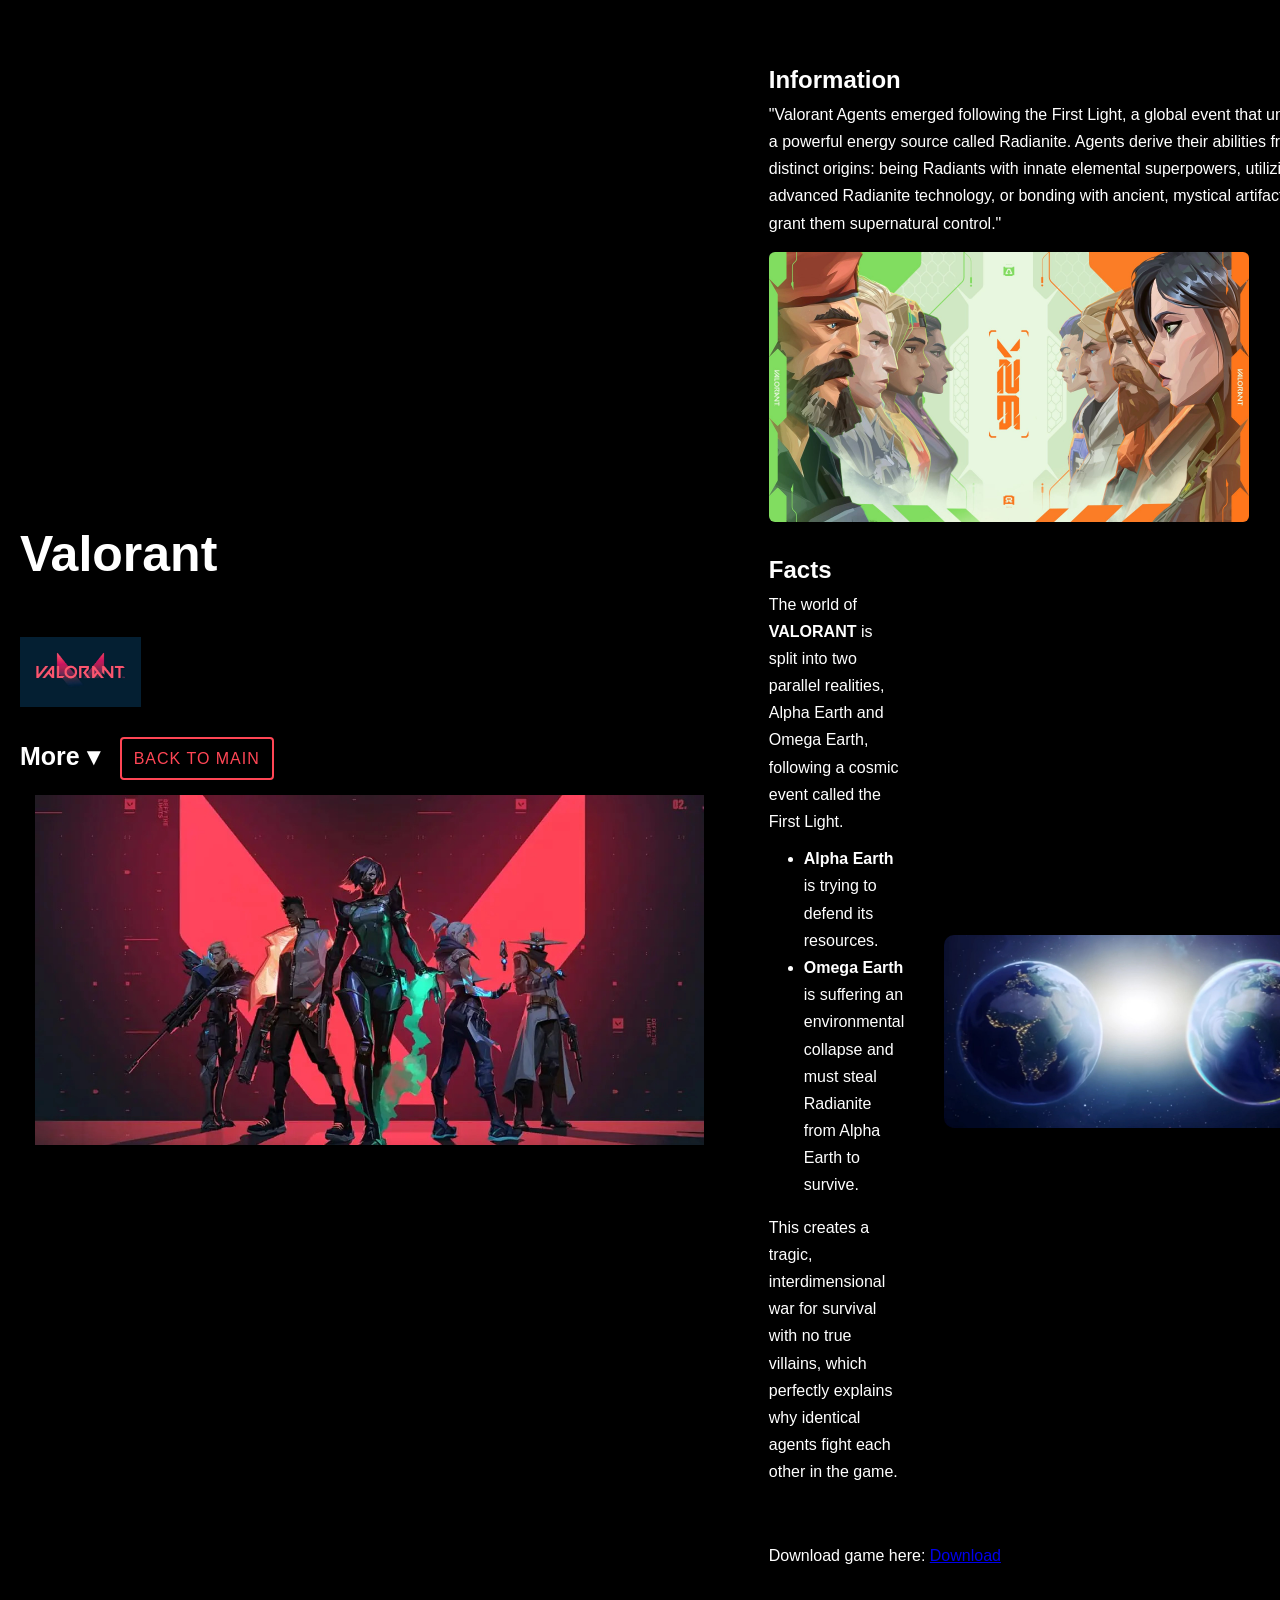
<file: index.html>
<!DOCTYPE html>
<html lang="en">

<head>
    <meta charset="UTF-8">
    <meta http-equiv="X-UA-Compatible" content="IE=edge">
    <meta name="viewport" content="width=device-width, initial-scale=1.0">
    <title>VALORANT</title>
    <link rel="icon" type="image/jpeg" href="images/32.jpg">
    <link rel="stylesheet" href="style.css">
</head>

<body>
     <div class="head" style="display: flex; align-items: center; justify-content: space-between; width: 100%; box-sizing: border-box; padding: 20px; background-color: #000000;">
        <div class="head-banner" style="display: flex; flex-direction: column; gap: 15px;">
                <h1 id="main" style="font-size: 50px; margin: 0; color: #ffffff; font-family: sans-serif;">Valorant</h1>
            <div style="margin-bottom: 5px;">
               <img src="images/logo.jpg" alt="Logo" class="logo" style="max-height: 70px; width: auto; object-fit: contain; display: block;">
            </div>
            <div style="display: flex; align-items: center; gap: 20px; flex-wrap: nowrap; margin-top: 5px;">
                <div class="more-select" style="font-size: 25px; font-weight: bold; position: relative; display: inline-block;">
                    <span style="color: #ffffff; cursor: pointer; transition: all 0.2s ease-in-out;"
                    onmouseover="this.style.fontWeight='bold'; this.style.color='#ff4655';" 
                    onmouseout="this.style.fontWeight='normal'; this.style.color='#ffffff';">
                    More ▾
                    </span>
                    <select id="more-pages" class="more-pages" onchange="if (this.value) window.location.href=this.value;"
                        style="position: absolute; top: 0; left: 0; width: 100%; height: 100%; opacity: 0; cursor: pointer;">
                        <option value="">-- Select Page --</option>
                        <option value="index.html">Home</option>
                        <option value="agents.html">Agents Gallery</option>
                        <option value="maps.html">Maps</option>
                    </select>
                </div>
             <div style="margin-top: 5px;">
           <a href="index.html" style="display: inline-block; font-family: 'Impact', 'Arial Black', sans-serif; font-size: 16px; color: #ff4655; text-decoration: none; text-transform: uppercase; letter-spacing: 1px; white-space: nowrap; border: 2px solid #ff4655; padding: 6px 12px; border-radius: 4px; transition: all 0.2s ease;"
              onmouseover="this.style.backgroundColor='#ff4655'; this.style.color='#ffffff';" 
              onmouseout="this.style.backgroundColor='transparent'; this.style.color='#ff4655';">
              Back To Main
           </a>
       </div>
   </div>
        <div style="flex-shrink: 0; margin-left: 15px;">
            <img src="images/valorant.jpg" alt="valorant" style="max-height: 350px; width: auto; object-fit: contain; display: block;">
        </div>
     </div>
    <main>
        <div>
            <h2>Information</h2>
            <p>
                "Valorant Agents emerged following the First Light, a global event that unleashed a powerful energy source
                called Radianite. Agents derive their abilities from three distinct origins: being Radiants with innate
                elemental superpowers, utilizing advanced Radianite technology, or bonding with ancient, mystical artifacts
                that grant them supernatural control."
            </p>
            <img src="images/omegavsalpha.jpg" alt="Information"  style="max-width: 480px; height: auto; display: block; margin-top: 15px; border-radius: 6px;">
        </div>
        <div style="display: flex; align-items: center; gap: 40px; width: 100%;">
            <div style="flex: 1;">
            <h2>Facts</h2>
            <p>The world of <strong>VALORANT</strong> is split into two parallel realities, Alpha Earth and Omega Earth,
                following a
                cosmic event called the First Light.</p>
            <ul>
                <li><strong>Alpha Earth</strong> is trying to defend its resources.</li>
                <li><strong>Omega Earth</strong> is suffering an environmental collapse and must steal Radianite from
                    Alpha Earth to
                    survive.</li>
            </ul>
            <p>This creates a tragic, interdimensional war for survival with no true villains, which perfectly explains
                why
                identical agents fight each other in the game.</p>
        </div>
            <img src="images/TheMirrorverse.jpg" alt="Image" style="max-width: 400px; height: auto; object-fit: contain; border-radius: 10px;">
        </div>
        <div style="margin-top: 28px;">
            <p>Download game here: <a href="https://valorant.vnggames.com" target="_blank">Download</a></p>
        </div>
    </main>
</body>

</html>
</file>
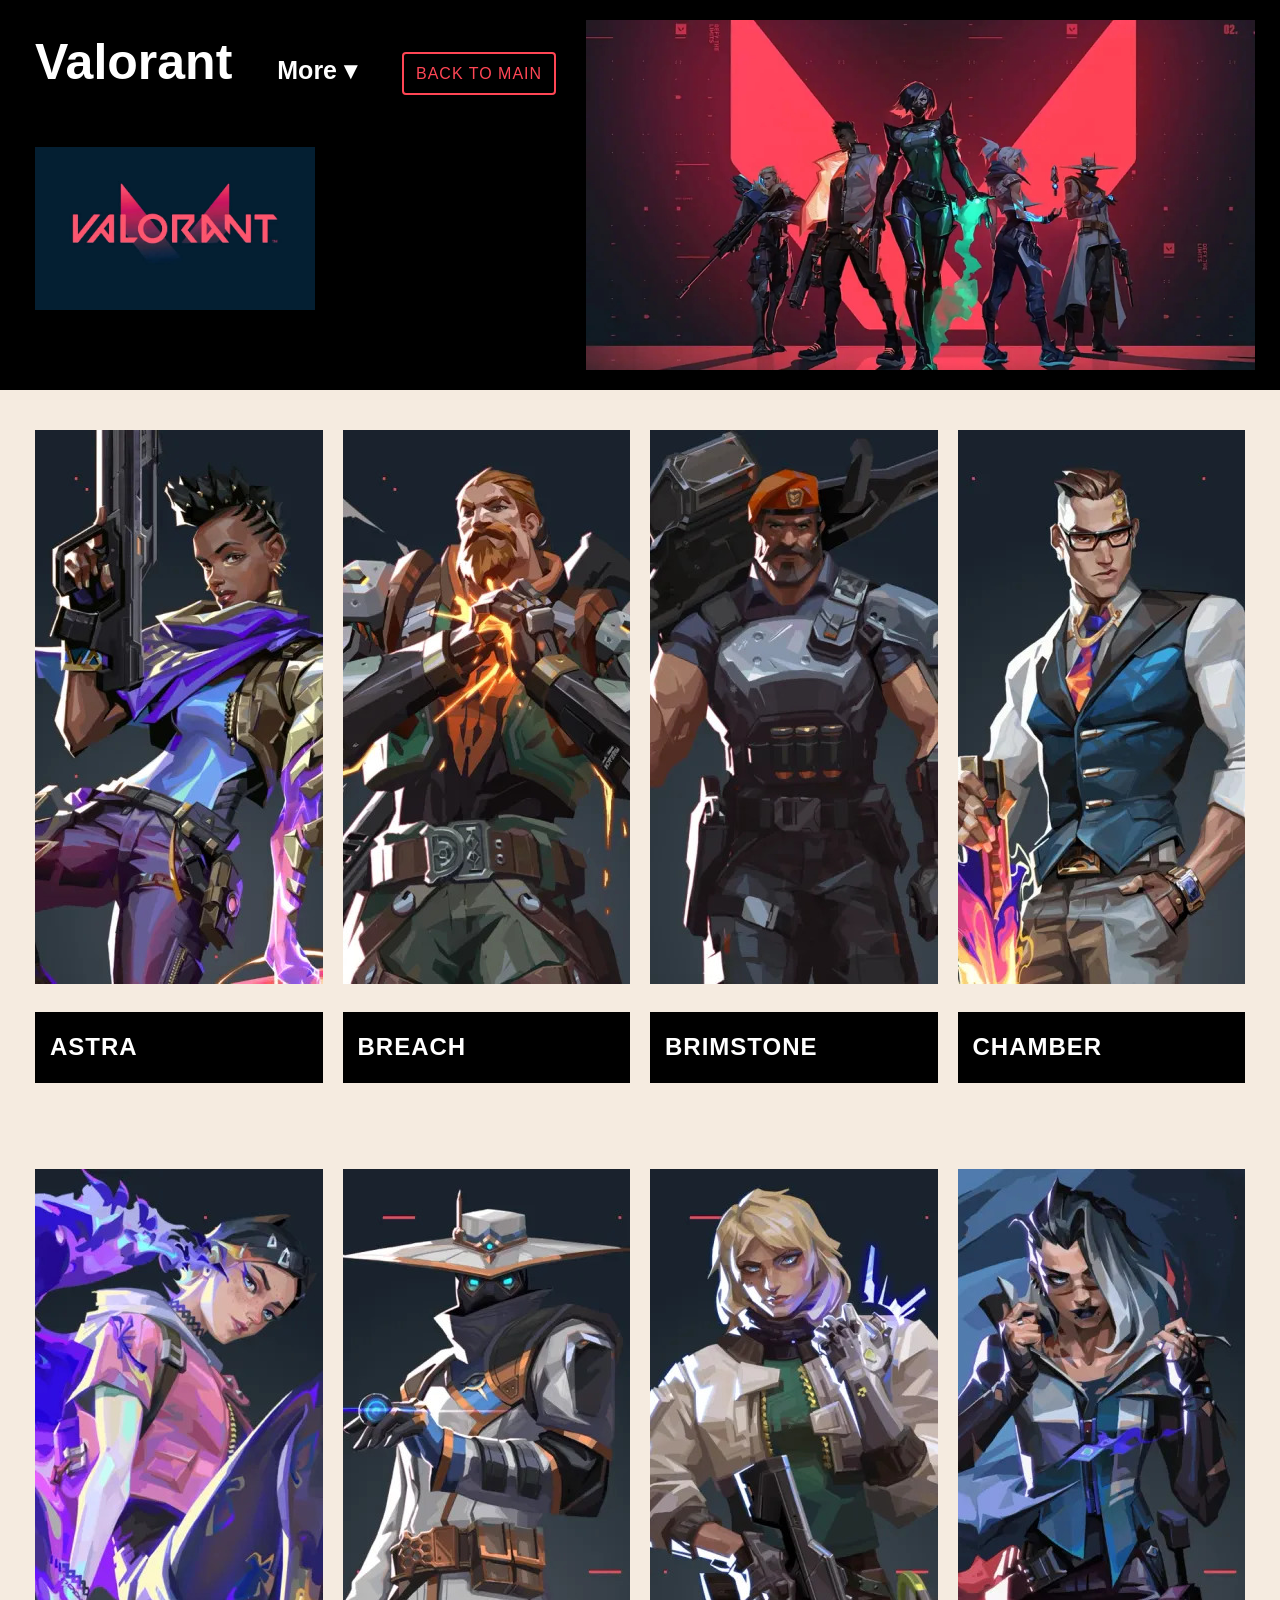
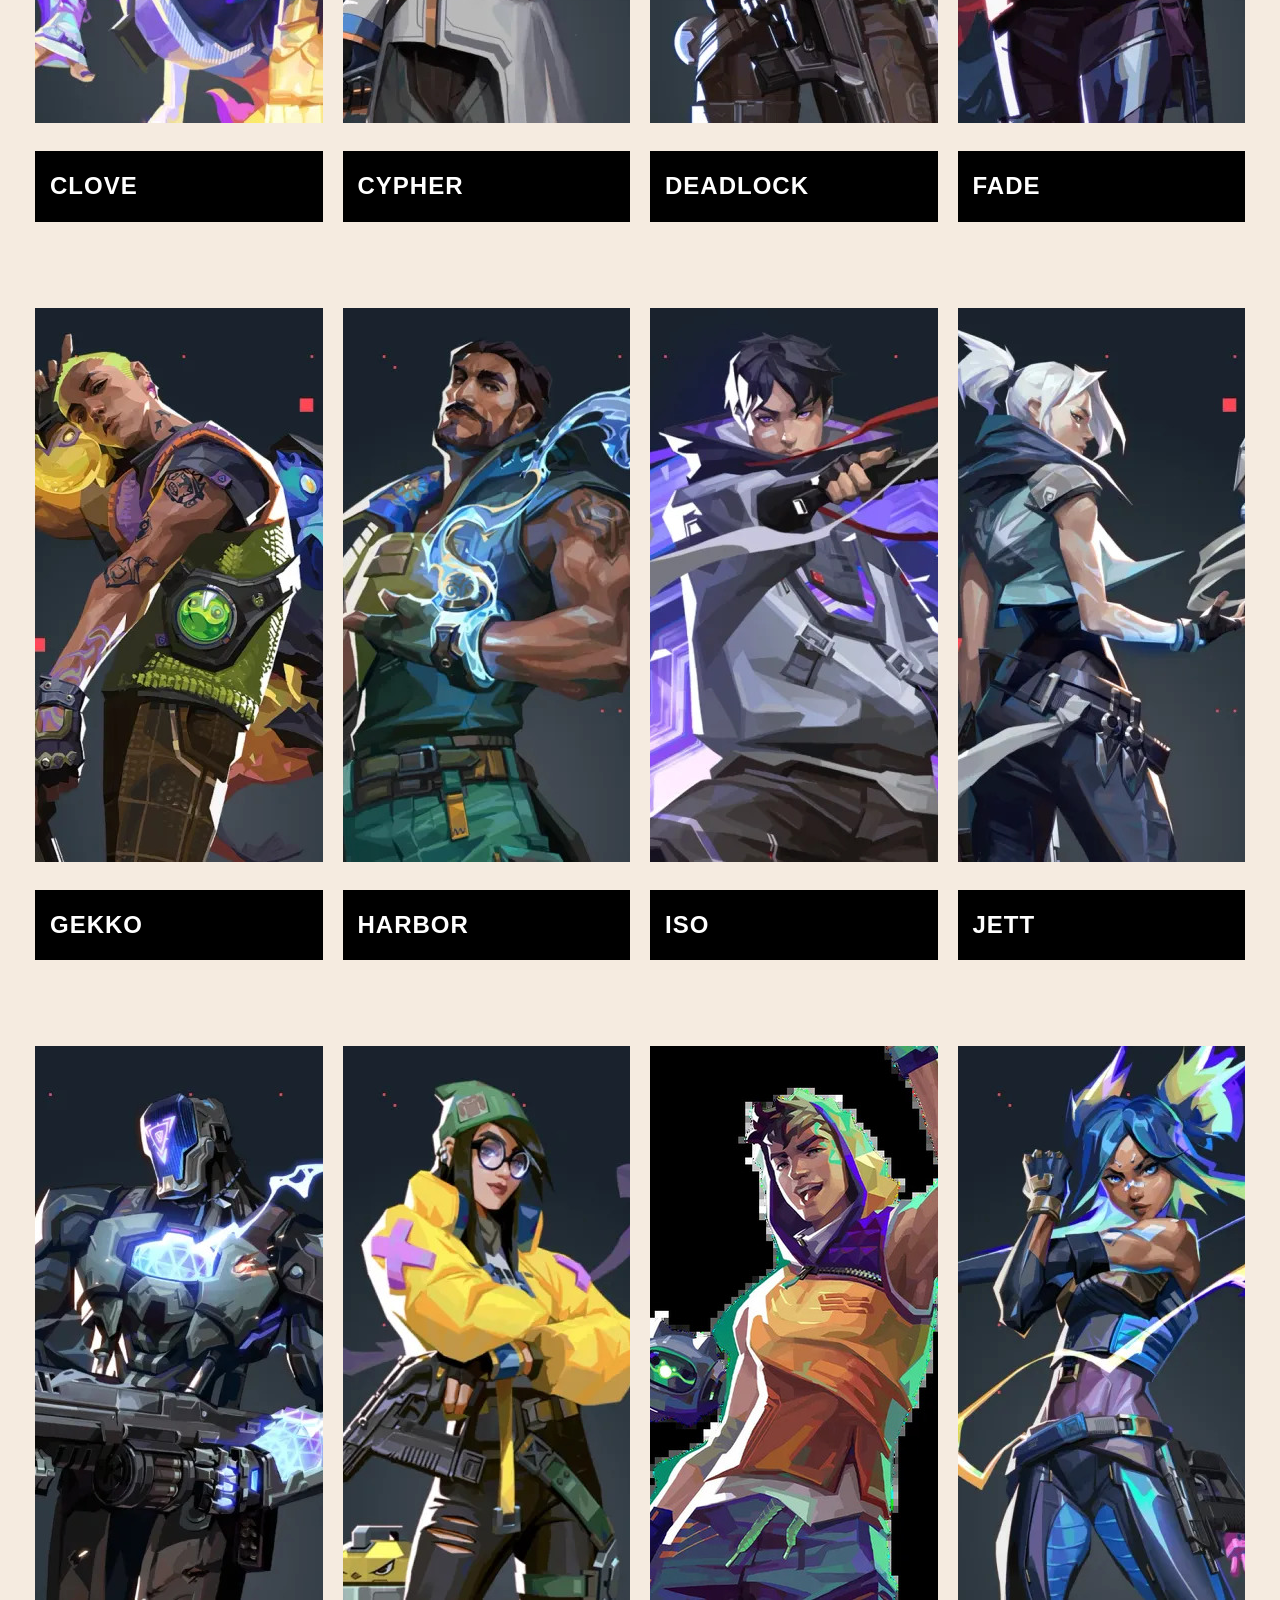
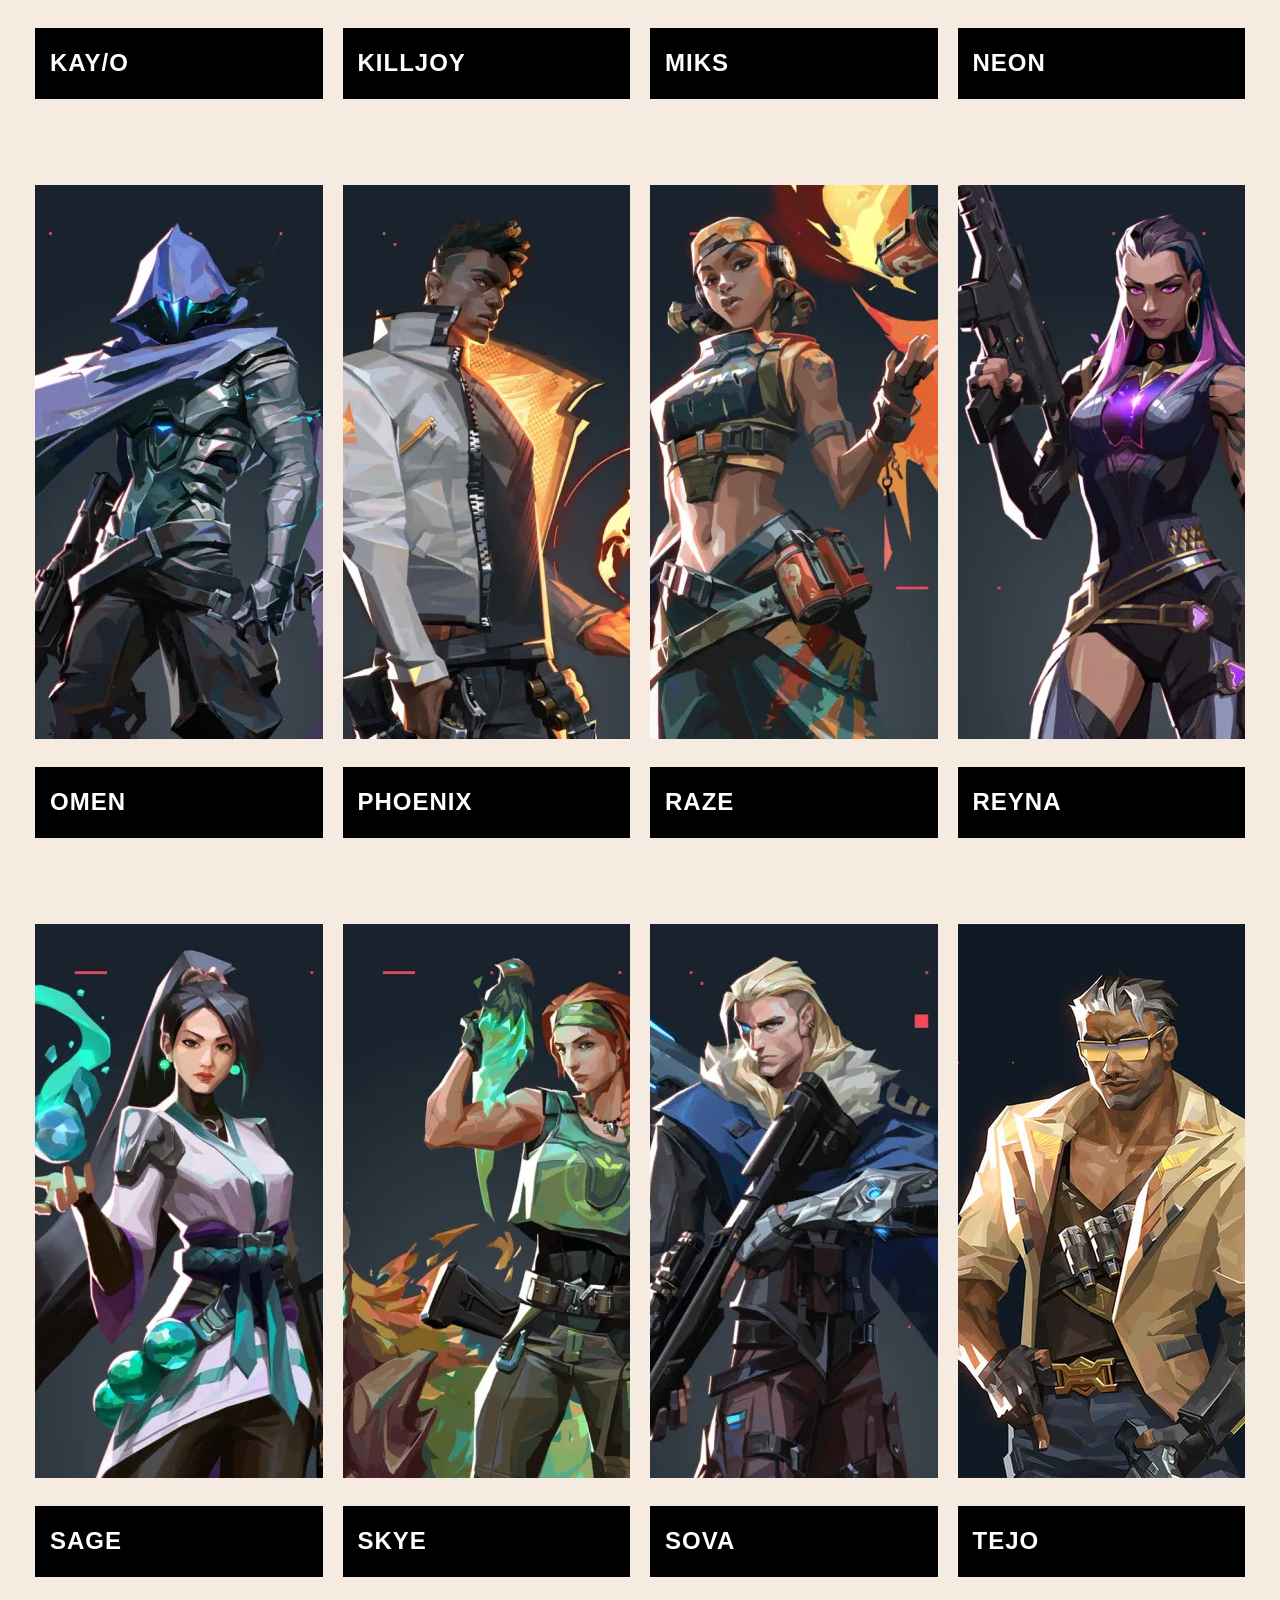
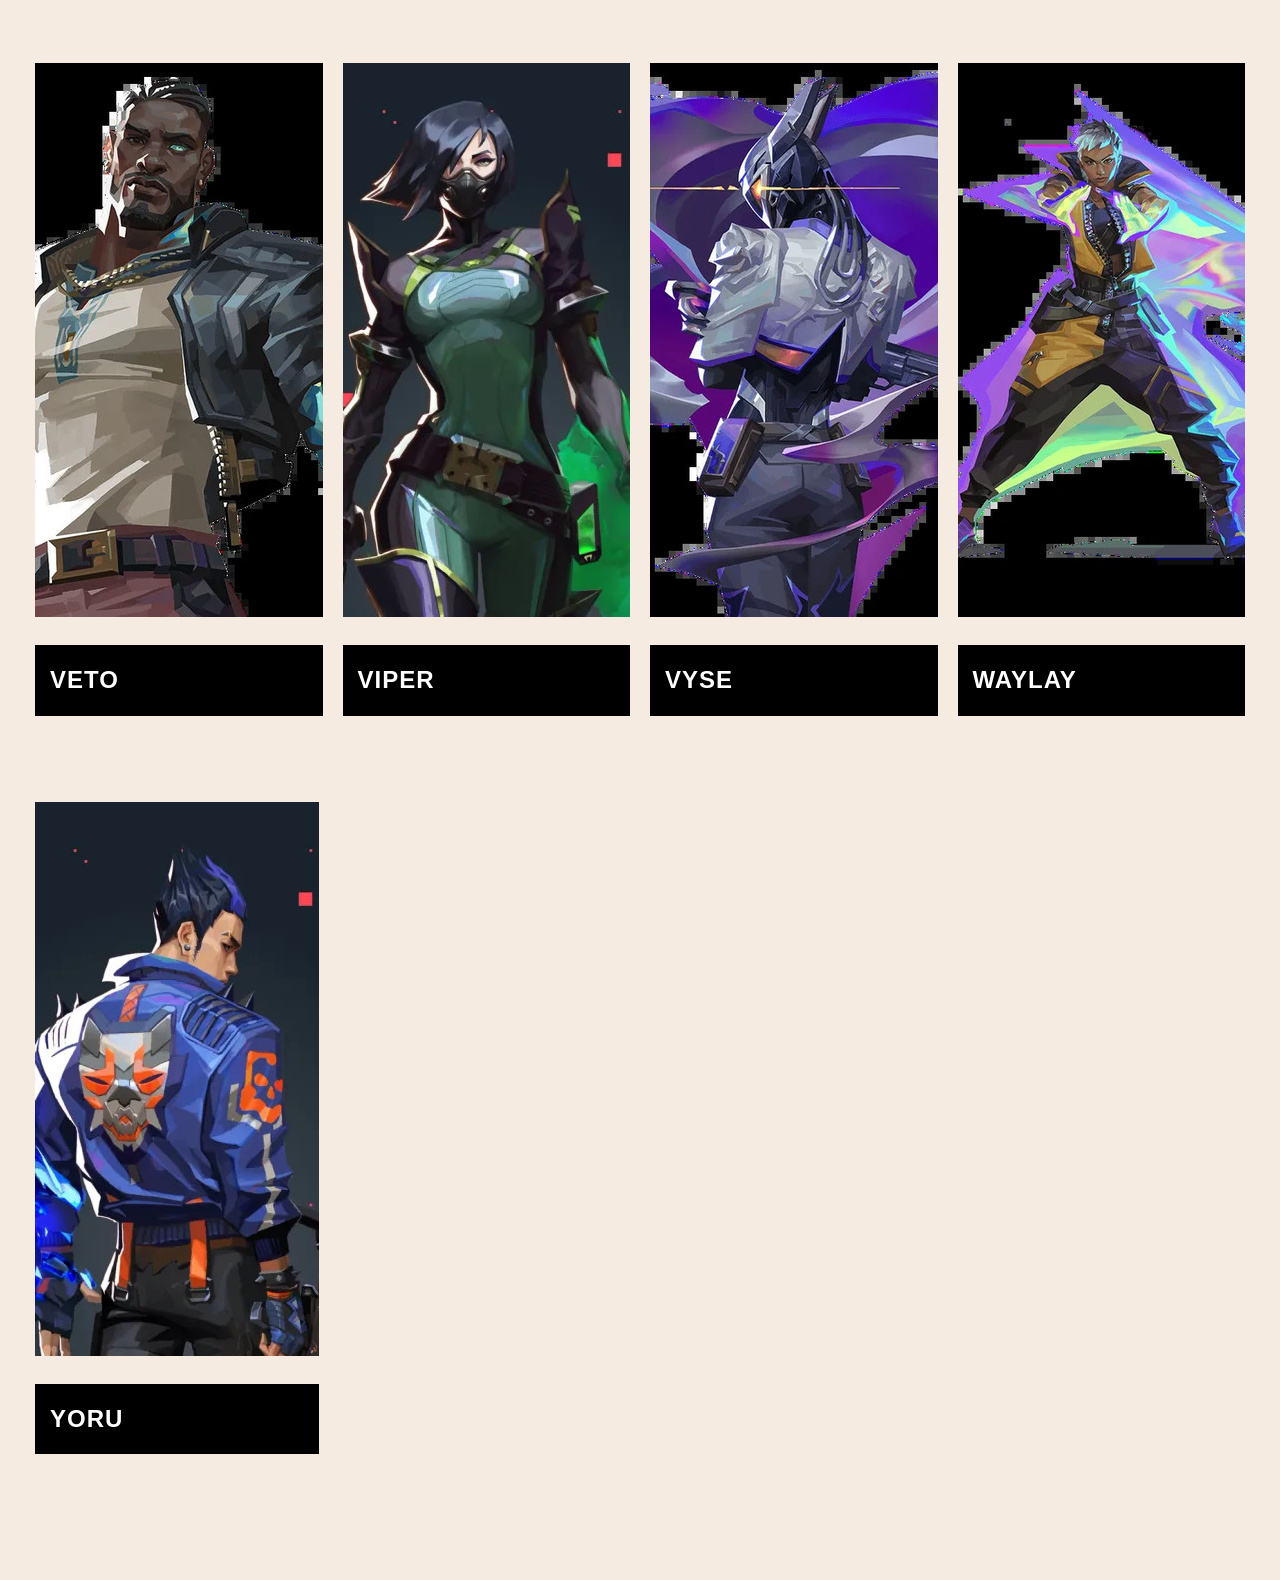
<file: agents.html>
<!DOCTYPE html>
<html lang="en">
<head>
    <meta charset="UTF-8">
    <meta http-equiv="X-UA-Compatible" content="IE=edge">
    <meta name="viewport" content="width=device-width, initial-scale=1.0">
    <title>VALORANT - Maps & Lore</title>
    <link rel="icon" type="image/jpeg" href="images/32.jpg">
    <link rel="stylesheet" href="style.css">
</head>
<body>
  <div class="head">
        <div class="head-banner">
            <div class="text">
                <h1 id="main" style="font-size: 50px; margin: 0;">Valorant</h1>
                <div class="more-select" style="font-size: 25px; font-weight: bold; position: relative; display: inline-block;">
                    <span style="color: #ffffff; cursor: pointer; transition: all 0.2s ease-in-out;"
                    onmouseover="this.style.fontWeight='bold'; this.style.color='#ff4655';" 
                    onmouseout="this.style.fontWeight='normal'; this.style.color='#ffffff';">
                    More ▾
                    </span>
                    <select id="more-pages" class="more-pages" onchange="if (this.value) window.location.href=this.value;"
                        style="position: absolute; top: 0; left: 0; width: 100%; height: 100%; opacity: 0; cursor: pointer;">
                        <option value="">-- Select Page --</option>
                        <option value="index.html">Home</option>
                        <option value="agents.html">Agents Gallery</option>
                        <option value="maps.html">Maps</option>
                    </select>
                </div>
                <div style="margin-top: 5px;">
               <a href="index.html" style="display: inline-block; font-family: 'Impact', 'Arial Black', sans-serif; font-size: 16px; color: #ff4655; text-decoration: none; text-transform: uppercase; letter-spacing: 1px; white-space: nowrap; border: 2px solid #ff4655; padding: 6px 12px; border-radius: 4px; transition: all 0.2s ease;"
                  onmouseover="this.style.backgroundColor='#ff4655'; this.style.color='#ffffff';" 
                  onmouseout="this.style.backgroundColor='transparent'; this.style.color='#ff4655';">
                  Back To Main
               </a>
           </div>
            </div>
            <img src="images/logo.jpg" alt="Logo" class="logo">
        </div>
        <img src="images/valorant.jpg" alt="valorant" style="max-height: 350px; width: auto; object-fit: contain; display: block; flex-shrink: 0;">
    </div>
<main>
    <div style="display: flex; gap: 20px; width: 100%; margin-bottom: 30px; align-items: stretch;">
      <div class="agent-card" style="flex: 1; display: flex; flex-direction: column;">
        <div class="img-container">
            <img src="images/astra.jpg" alt="astra" style="width: 100%; height: 554px; display: block; object-fit: cover;">
        </div>
        <div style="background-color: #000000; padding: 15px;">
            <h3 style="font-family: 'Impact', 'Arial Black', sans-serif; font-size: 24px; text-transform: uppercase; letter-spacing: 1px; color: #ffffff; margin: 0;">ASTRA</h3>
        </div>
      </div>
      <div class="agent-card" style="flex: 1; display: flex; flex-direction: column;">
        <div class="img-container">
            <img src="images/breach.jpg" alt="breach" style="width: 100%; height: 554px; display: block; object-fit: cover;">
        </div>
        <div style="background-color: #000000; padding: 15px;">
            <h3 style="font-family: 'Impact', 'Arial Black', sans-serif; font-size: 24px; text-transform: uppercase; letter-spacing: 1px; color: #ffffff; margin: 0;">BREACH</h3>
        </div>
      </div>
      <div class="agent-card" style="flex: 1; display: flex; flex-direction: column;">
        <div class="img-container">
            <img src="images/brimstone.jpg" alt="brimstone" style="width: 100%; height: 554px; display: block; object-fit: cover;">
        </div>
        <div style="background-color: #000000; padding: 15px;">
            <h3 style="font-family: 'Impact', 'Arial Black', sans-serif; font-size: 24px; text-transform: uppercase; letter-spacing: 1px; color: #ffffff; margin: 0;">BRIMSTONE</h3>
        </div>
      </div>
      <div class="agent-card" style="flex: 1; display: flex; flex-direction: column;">
        <div class="img-container">
            <img src="images/chamber.jpg" alt="chamber" style="width: 100%; height: 554px; display: block; object-fit: cover;">
        </div>
        <div style="background-color: #000000; padding: 15px;">
            <h3 style="font-family: 'Impact', 'Arial Black', sans-serif; font-size: 24px; text-transform: uppercase; letter-spacing: 1px; color: #ffffff; margin: 0;">CHAMBER</h3>
        </div>
      </div>
    </div>

<div style="display: flex; gap: 20px; width: 100%; margin-bottom: 30px; align-items: stretch;">
      <div class="agent-card" style="flex: 1; display: flex; flex-direction: column;">
        <div class="img-container">
            <img src="images/clove.jpg" alt="clove" style="width: 100%; height: 554px; display: block; object-fit: cover;">
        </div>
        <div style="background-color: #000000; padding: 15px;">
            <h3 style="font-family: 'Impact', 'Arial Black', sans-serif; font-size: 24px; text-transform: uppercase; letter-spacing: 1px; color: #ffffff; margin: 0;">CLOVE</h3>
        </div>
      </div>
      <div class="agent-card" style="flex: 1; display: flex; flex-direction: column;">
        <div class="img-container">
            <img src="images/cypher.jpg" alt="cypher" style="width: 100%; height: 554px; display: block; object-fit: cover;">
        </div>
        <div style="background-color: #000000; padding: 15px;">
            <h3 style="font-family: 'Impact', 'Arial Black', sans-serif; font-size: 24px; text-transform: uppercase; letter-spacing: 1px; color: #ffffff; margin: 0;">CYPHER</h3>
        </div>
      </div>
      <div class="agent-card" style="flex: 1; display: flex; flex-direction: column;">
        <div class="img-container">
            <img src="images/deadlock.jpg" alt="deadlock" style="width: 100%; height: 554px; display: block; object-fit: cover;">
        </div>
        <div style="background-color: #000000; padding: 15px;">
            <h3 style="font-family: 'Impact', 'Arial Black', sans-serif; font-size: 24px; text-transform: uppercase; letter-spacing: 1px; color: #ffffff; margin: 0;">DEADLOCK</h3>
        </div>
      </div>
      <div class="agent-card" style="flex: 1; display: flex; flex-direction: column;">
        <div class="img-container">
            <img src="images/fade.jpg" alt="fade" style="width: 100%; height: 554px; display: block; object-fit: cover;">
        </div>
        <div style="background-color: #000000; padding: 15px;">
            <h3 style="font-family: 'Impact', 'Arial Black', sans-serif; font-size: 24px; text-transform: uppercase; letter-spacing: 1px; color: #ffffff; margin: 0;">FADE</h3>
        </div>
      </div>
  </div>

<div style="display: flex; gap: 20px; width: 100%; margin-bottom: 30px; align-items: stretch;">
      <div class="agent-card" style="flex: 1; display: flex; flex-direction: column;">
        <div class="img-container">
            <img src="images/gekko.jpg" alt="gekko" style="width: 100%; height: 554px; display: block; object-fit: cover;">
        </div>
        <div style="background-color: #000000; padding: 15px;">
            <h3 style="font-family: 'Impact', 'Arial Black', sans-serif; font-size: 24px; text-transform: uppercase; letter-spacing: 1px; color: #ffffff; margin: 0;">GEKKO</h3>
        </div>
      </div>
      <div class="agent-card" style="flex: 1; display: flex; flex-direction: column;">
        <div class="img-container">
            <img src="images/harbor.jpg" alt="harbor" style="width: 100%; height: 554px; display: block; object-fit: cover;">
        </div>
        <div style="background-color: #000000; padding: 15px;">
            <h3 style="font-family: 'Impact', 'Arial Black', sans-serif; font-size: 24px; text-transform: uppercase; letter-spacing: 1px; color: #ffffff; margin: 0;">HARBOR</h3>
        </div>
      </div>
      <div class="agent-card" style="flex: 1; display: flex; flex-direction: column;">
        <div class="img-container">
            <img src="images/iso.jpg" alt="iso" style="width: 100%; height: 554px; display: block; object-fit: cover;">
        </div>
        <div style="background-color: #000000; padding: 15px;">
            <h3 style="font-family: 'Impact', 'Arial Black', sans-serif; font-size: 24px; text-transform: uppercase; letter-spacing: 1px; color: #ffffff; margin: 0;">ISO</h3>
        </div>
      </div>
      <div class="agent-card" style="flex: 1; display: flex; flex-direction: column;">
        <div class="img-container">
            <img src="images/jett.jpg" alt="jett" style="width: 100%; height: 554px; display: block; object-fit: cover;">
        </div>
        <div style="background-color: #000000; padding: 15px;">
            <h3 style="font-family: 'Impact', 'Arial Black', sans-serif; font-size: 24px; text-transform: uppercase; letter-spacing: 1px; color: #ffffff; margin: 0;">JETT</h3>
        </div>
      </div>
    </div>

<div style="display: flex; gap: 20px; width: 100%; margin-bottom: 30px; align-items: stretch;">
      <div class="agent-card" style="flex: 1; display: flex; flex-direction: column;">
        <div class="img-container">
            <img src="images/kayo.jpg" alt="kayo" style="width: 100%; height: 554px; display: block; object-fit: cover;">
        </div>
        <div style="background-color: #000000; padding: 15px;">
            <h3 style="font-family: 'Impact', 'Arial Black', sans-serif; font-size: 24px; text-transform: uppercase; letter-spacing: 1px; color: #ffffff; margin: 0;">KAY/O</h3>
        </div>
      </div>
      <div class="agent-card" style="flex: 1; display: flex; flex-direction: column;">
        <div class="img-container">
            <img src="images/killjoy.jpg" alt="killjoy" style="width: 100%; height: 554px; display: block; object-fit: cover;">
        </div>
        <div style="background-color: #000000; padding: 15px;">
            <h3 style="font-family: 'Impact', 'Arial Black', sans-serif; font-size: 24px; text-transform: uppercase; letter-spacing: 1px; color: #ffffff; margin: 0;">KILLJOY</h3>
        </div>
      </div>
      <div class="agent-card" style="flex: 1; display: flex; flex-direction: column;">
        <div class="img-container">
            <img src="images/miks.jpg" alt="miks" style="width: 100%; height: 554px; display: block; object-fit: cover;">
        </div>
        <div style="background-color: #000000; padding: 15px;">
            <h3 style="font-family: 'Impact', 'Arial Black', sans-serif; font-size: 24px; text-transform: uppercase; letter-spacing: 1px; color: #ffffff; margin: 0;">MIKS</h3>
        </div>
      </div>
      <div class="agent-card" style="flex: 1; display: flex; flex-direction: column;">
        <div class="img-container">
            <img src="images/neon.jpg" alt="neon" style="width: 100%; height: 554px; display: block; object-fit: cover;">
        </div>
        <div style="background-color: #000000; padding: 15px;">
            <h3 style="font-family: 'Impact', 'Arial Black', sans-serif; font-size: 24px; text-transform: uppercase; letter-spacing: 1px; color: #ffffff; margin: 0;">NEON</h3>
        </div>
      </div>
</div>

<div style="display: flex; gap: 20px; width: 100%; margin-bottom: 30px; align-items: stretch;">
      <div class="agent-card" style="flex: 1; display: flex; flex-direction: column;">
        <div class="img-container">
            <img src="images/omen.jpg" alt="omen" style="width: 100%; height: 554px; display: block; object-fit: cover;">
        </div>
        <div style="background-color: #000000; padding: 15px;">
            <h3 style="font-family: 'Impact', 'Arial Black', sans-serif; font-size: 24px; text-transform: uppercase; letter-spacing: 1px; color: #ffffff; margin: 0;">OMEN</h3>
        </div>
      </div>
      <div class="agent-card" style="flex: 1; display: flex; flex-direction: column;">
        <div class="img-container">
            <img src="images/phoenix.jpg" alt="phoenix" style="width: 100%; height: 554px; display: block; object-fit: cover;">
        </div>
        <div style="background-color: #000000; padding: 15px;">
            <h3 style="font-family: 'Impact', 'Arial Black', sans-serif; font-size: 24px; text-transform: uppercase; letter-spacing: 1px; color: #ffffff; margin: 0;">PHOENIX</h3>
        </div>
      </div>
      <div class="agent-card" style="flex: 1; display: flex; flex-direction: column;">
        <div class="img-container">
            <img src="images/raze.jpg" alt="raze" style="width: 100%; height: 554px; display: block; object-fit: cover;">
        </div>
        <div style="background-color: #000000; padding: 15px;">
            <h3 style="font-family: 'Impact', 'Arial Black', sans-serif; font-size: 24px; text-transform: uppercase; letter-spacing: 1px; color: #ffffff; margin: 0;">RAZE</h3>
        </div>
      </div>
      <div class="agent-card" style="flex: 1; display: flex; flex-direction: column;">
        <div class="img-container">
            <img src="images/reyna.jpg" alt="reyna" style="width: 100%; height: 554px; display: block; object-fit: cover;">
        </div>
        <div style="background-color: #000000; padding: 15px;">
            <h3 style="font-family: 'Impact', 'Arial Black', sans-serif; font-size: 24px; text-transform: uppercase; letter-spacing: 1px; color: #ffffff; margin: 0;">REYNA</h3>
        </div>
      </div>
</div>

<div style="display: flex; gap: 20px; width: 100%; margin-bottom: 30px; align-items: stretch;">
      <div class="agent-card" style="flex: 1; display: flex; flex-direction: column;">
        <div class="img-container">
            <img src="images/sage.jpg" alt="sage" style="width: 100%; height: 554px; display: block; object-fit: cover;">
        </div>
        <div style="background-color: #000000; padding: 15px;">
            <h3 style="font-family: 'Impact', 'Arial Black', sans-serif; font-size: 24px; text-transform: uppercase; letter-spacing: 1px; color: #ffffff; margin: 0;">SAGE</h3>
        </div>
      </div>
      <div class="agent-card" style="flex: 1; display: flex; flex-direction: column;">
        <div class="img-container">
            <img src="images/skye.jpg" alt="skye" style="width: 100%; height: 554px; display: block; object-fit: cover;">
        </div>
        <div style="background-color: #000000; padding: 15px;">
            <h3 style="font-family: 'Impact', 'Arial Black', sans-serif; font-size: 24px; text-transform: uppercase; letter-spacing: 1px; color: #ffffff; margin: 0;">SKYE</h3>
        </div>
      </div>
      <div class="agent-card" style="flex: 1; display: flex; flex-direction: column;">
        <div class="img-container">
            <img src="images/sova.jpg" alt="sova" style="width: 100%; height: 554px; display: block; object-fit: cover;">
        </div>
        <div style="background-color: #000000; padding: 15px;">
            <h3 style="font-family: 'Impact', 'Arial Black', sans-serif; font-size: 24px; text-transform: uppercase; letter-spacing: 1px; color: #ffffff; margin: 0;">SOVA</h3>
        </div>
      </div>
      <div class="agent-card" style="flex: 1; display: flex; flex-direction: column;">
        <div class="img-container">
            <img src="images/tejo.jpg" alt="tejo" style="width: 100%; height: 554px; display: block; object-fit: cover;">
        </div>
        <div style="background-color: #000000; padding: 15px;">
            <h3 style="font-family: 'Impact', 'Arial Black', sans-serif; font-size: 24px; text-transform: uppercase; letter-spacing: 1px; color: #ffffff; margin: 0;">TEJO</h3>
        </div>
      </div>
</div>

<div style="display: flex; gap: 20px; width: 100%; margin-bottom: 30px; align-items: stretch;">
      <div class="agent-card" style="flex: 1; display: flex; flex-direction: column;">
        <div class="img-container">
            <img src="images/veto.jpg" alt="veto" style="width: 100%; height: 554px; display: block; object-fit: cover;">
        </div>
        <div style="background-color: #000000; padding: 15px;">
            <h3 style="font-family: 'Impact', 'Arial Black', sans-serif; font-size: 24px; text-transform: uppercase; letter-spacing: 1px; color: #ffffff; margin: 0;">VETO</h3>
        </div>
      </div>
      <div class="agent-card" style="flex: 1; display: flex; flex-direction: column;">
        <div class="img-container">
            <img src="images/viper.jpg" alt="viper" style="width: 100%; height: 554px; display: block; object-fit: cover;">
        </div>
        <div style="background-color: #000000; padding: 15px;">
            <h3 style="font-family: 'Impact', 'Arial Black', sans-serif; font-size: 24px; text-transform: uppercase; letter-spacing: 1px; color: #ffffff; margin: 0;">VIPER</h3>
        </div>
      </div>
      <div class="agent-card" style="flex: 1; display: flex; flex-direction: column;">
        <div class="img-container">
            <img src="images/vyse.jpg" alt="vyse" style="width: 100%; height: 554px; display: block; object-fit: cover;">
        </div>
        <div style="background-color: #000000; padding: 15px;">
            <h3 style="font-family: 'Impact', 'Arial Black', sans-serif; font-size: 24px; text-transform: uppercase; letter-spacing: 1px; color: #ffffff; margin: 0;">VYSE</h3>
        </div>
      </div>
      <div class="agent-card" style="flex: 1; display: flex; flex-direction: column;">
        <div class="img-container">
            <img src="images/waylay.jpg" alt="waylay" style="width: 100%; height: 554px; display: block; object-fit: cover;">
        </div>
        <div style="background-color: #000000; padding: 15px;">
            <h3 style="font-family: 'Impact', 'Arial Black', sans-serif; font-size: 24px; text-transform: uppercase; letter-spacing: 1px; color: #ffffff; margin: 0;">WAYLAY</h3>
        </div>
      </div>
</div>

<div style="display: flex; gap: 20px; width: 100%; margin-bottom: 30px;">
      <div class="agent-card" style="width: 23.5%; display: flex; flex-direction: column; flex-shrink: 0;">
        <div class="img-container">
            <img src="images/yoru.jpg" alt="yoru" style="width: 100%; height: 554px; display: block; object-fit: cover;">
        </div>
        <div style="background-color: #000000; padding: 15px;">
            <h3 style="font-family: 'Impact', 'Arial Black', sans-serif; font-size: 24px; text-transform: uppercase; letter-spacing: 1px; color: #ffffff; margin: 0;">YORU</h3>
        </div>
      </div>
</div>
</main>
</body>
</html>
</file>
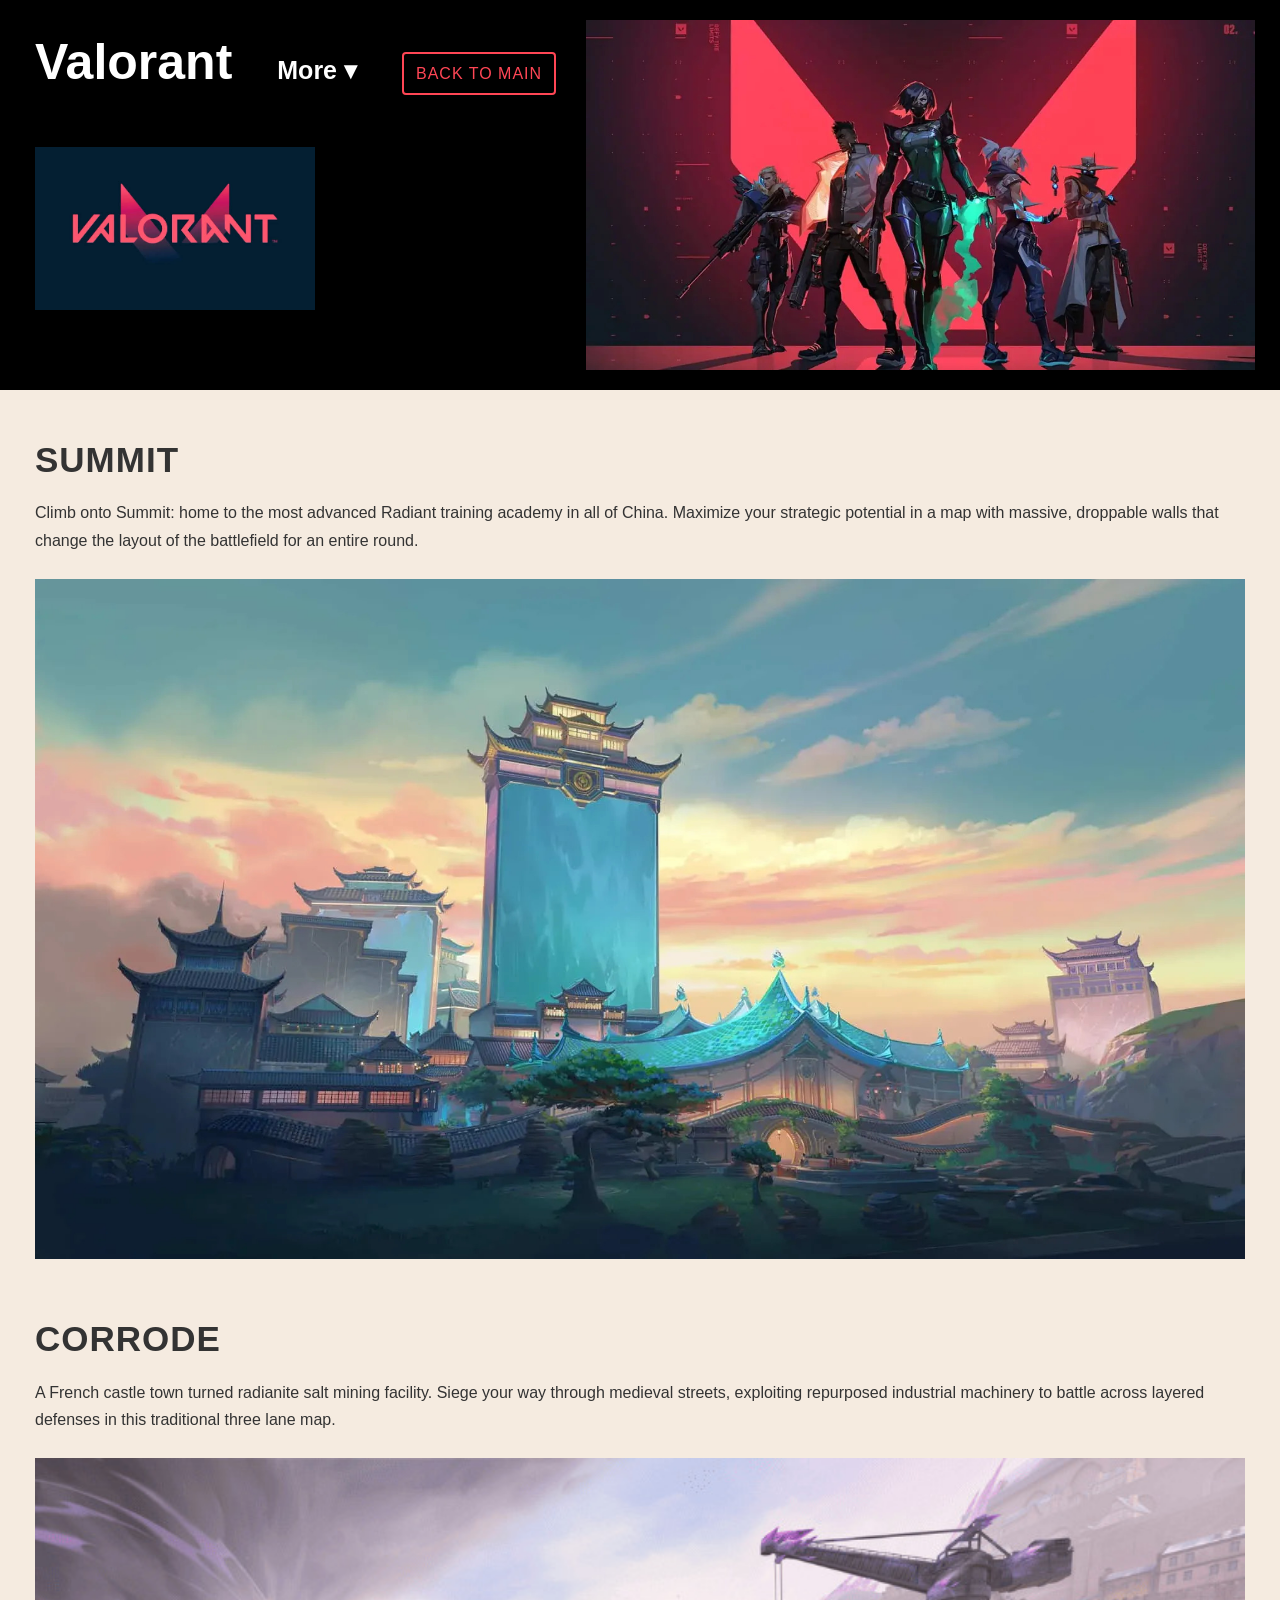
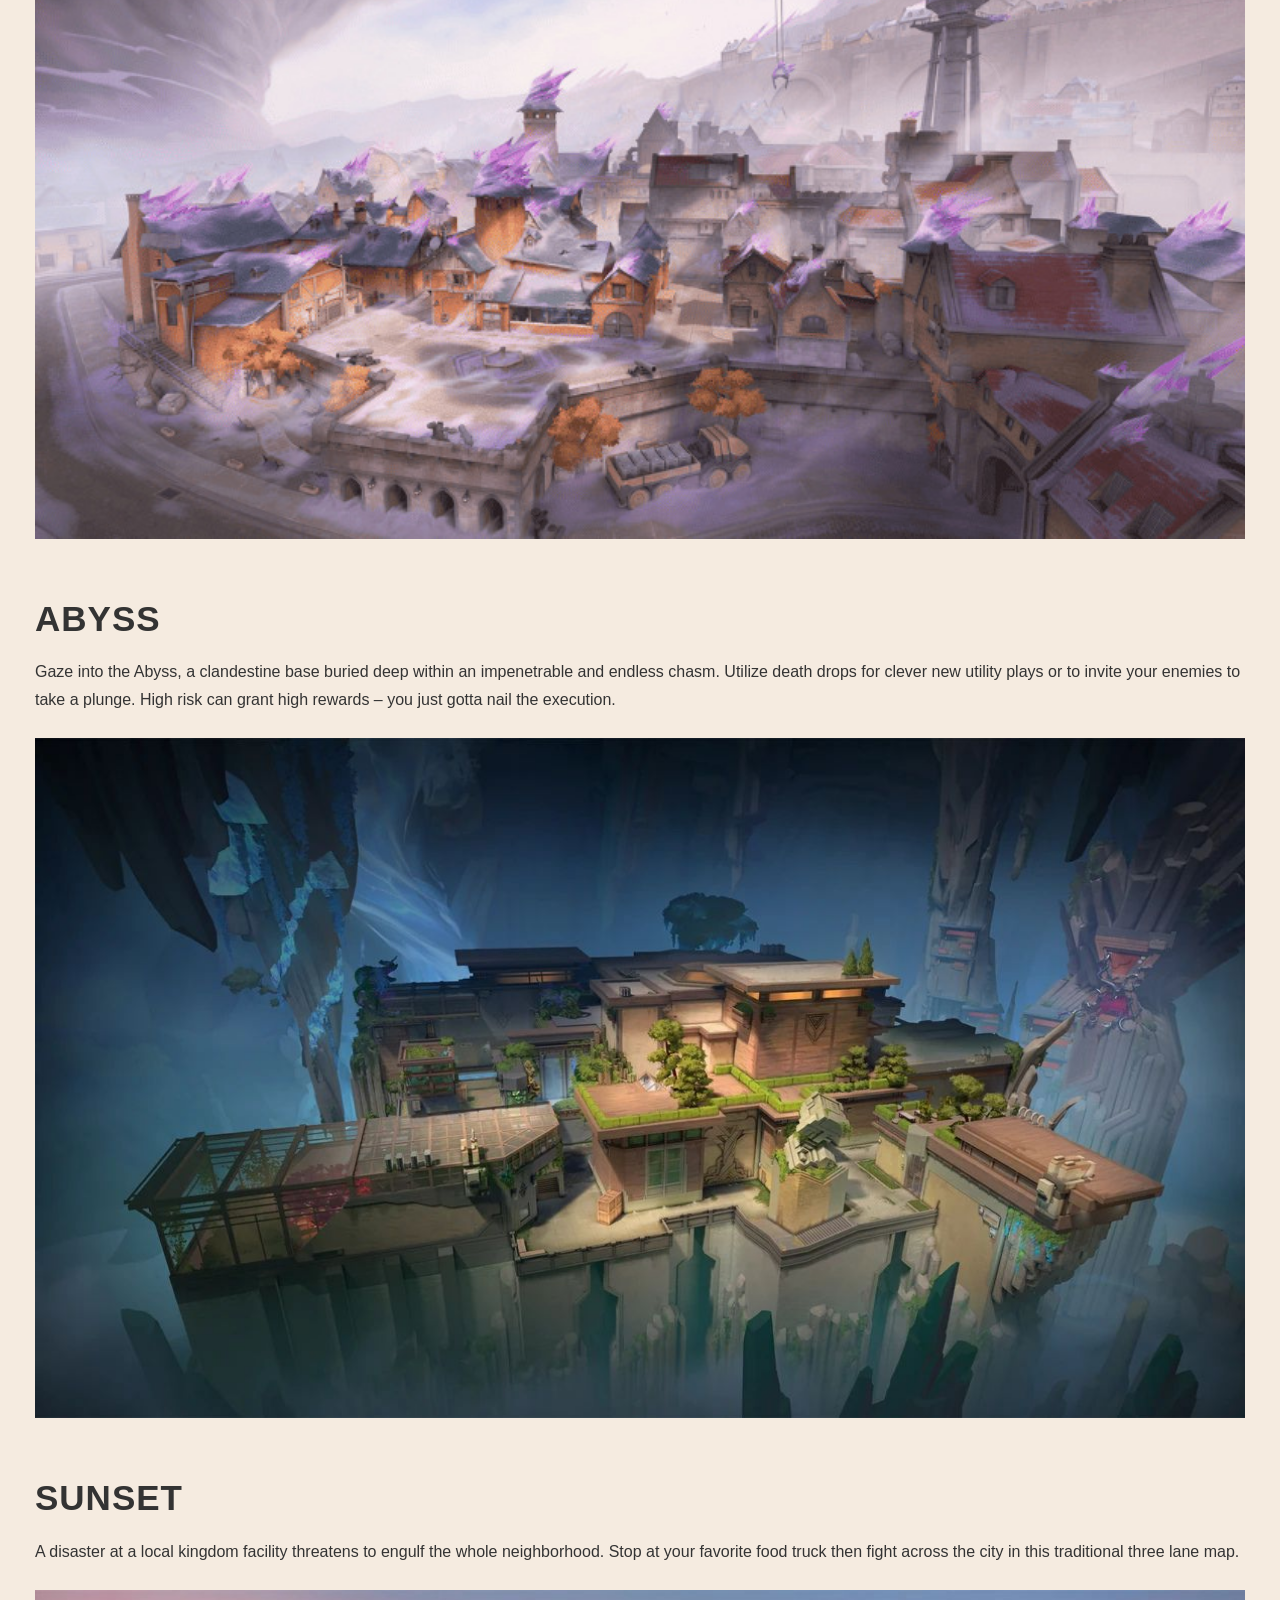
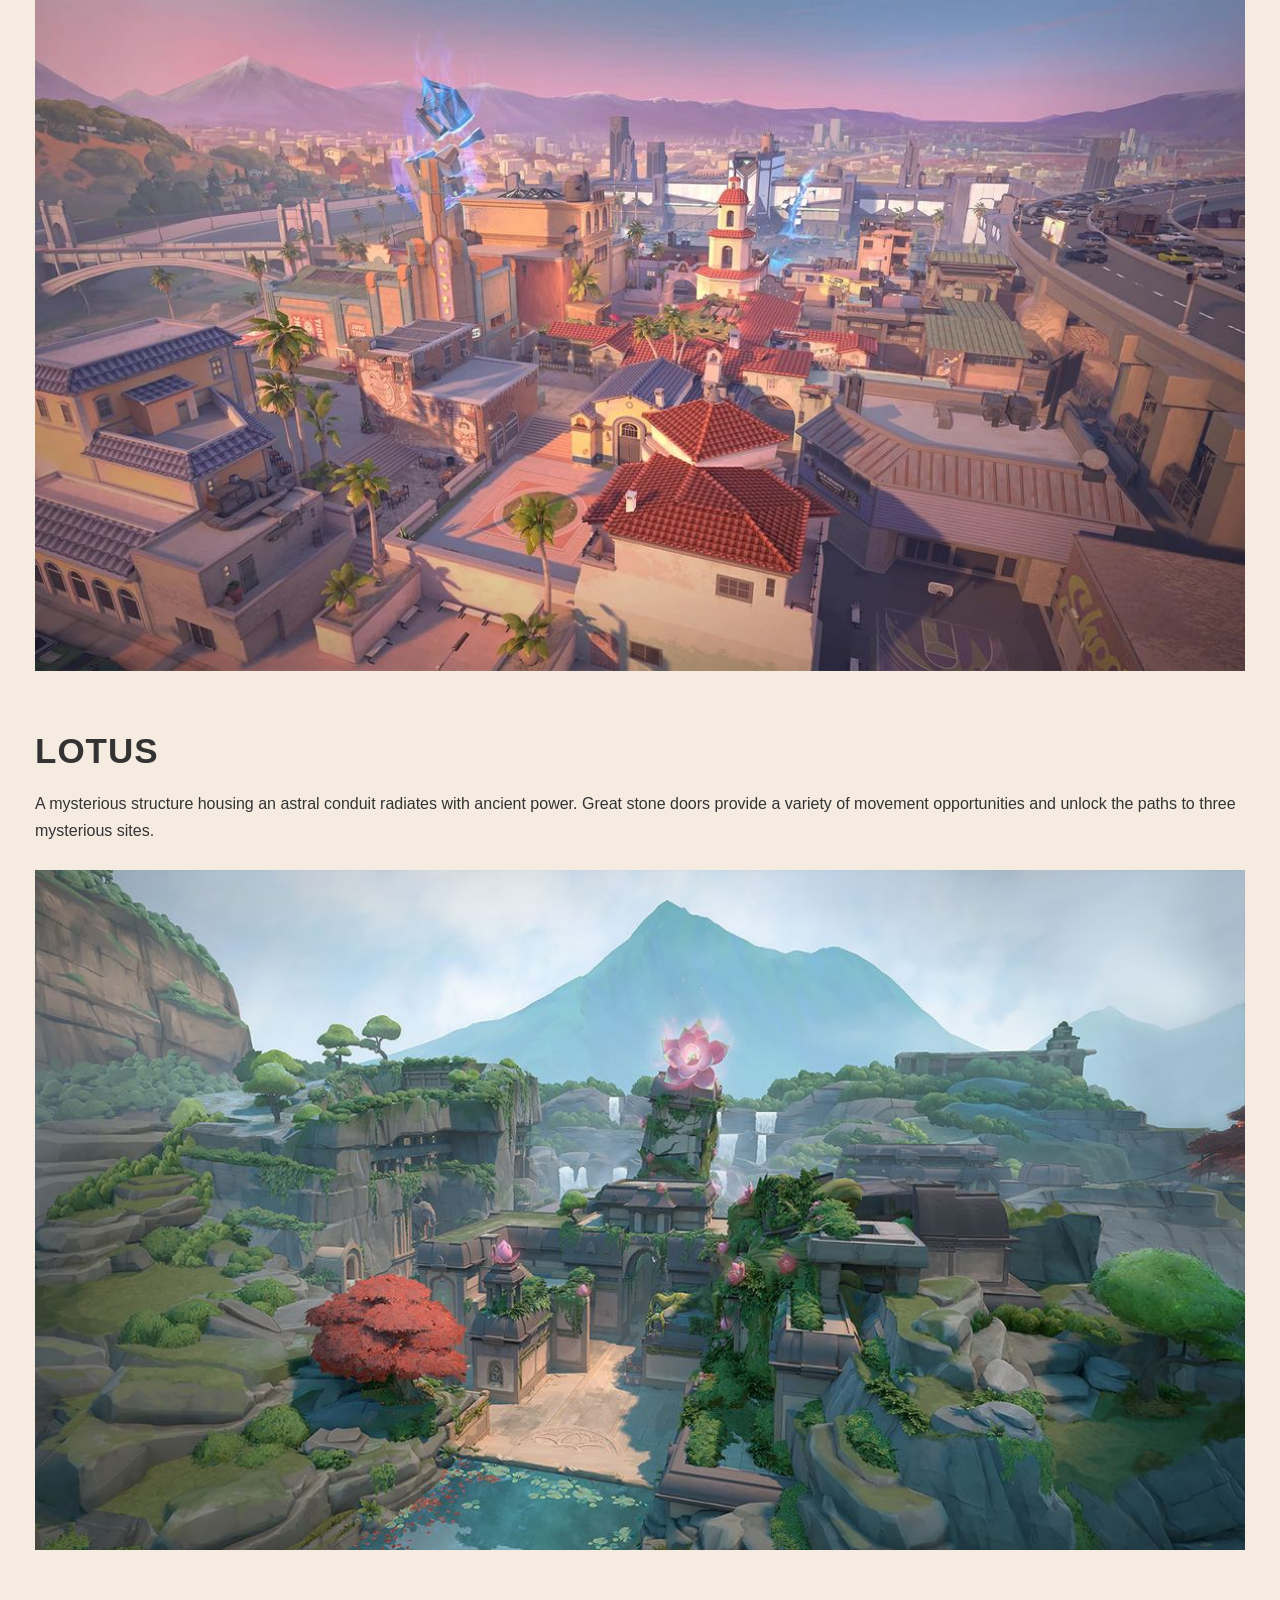
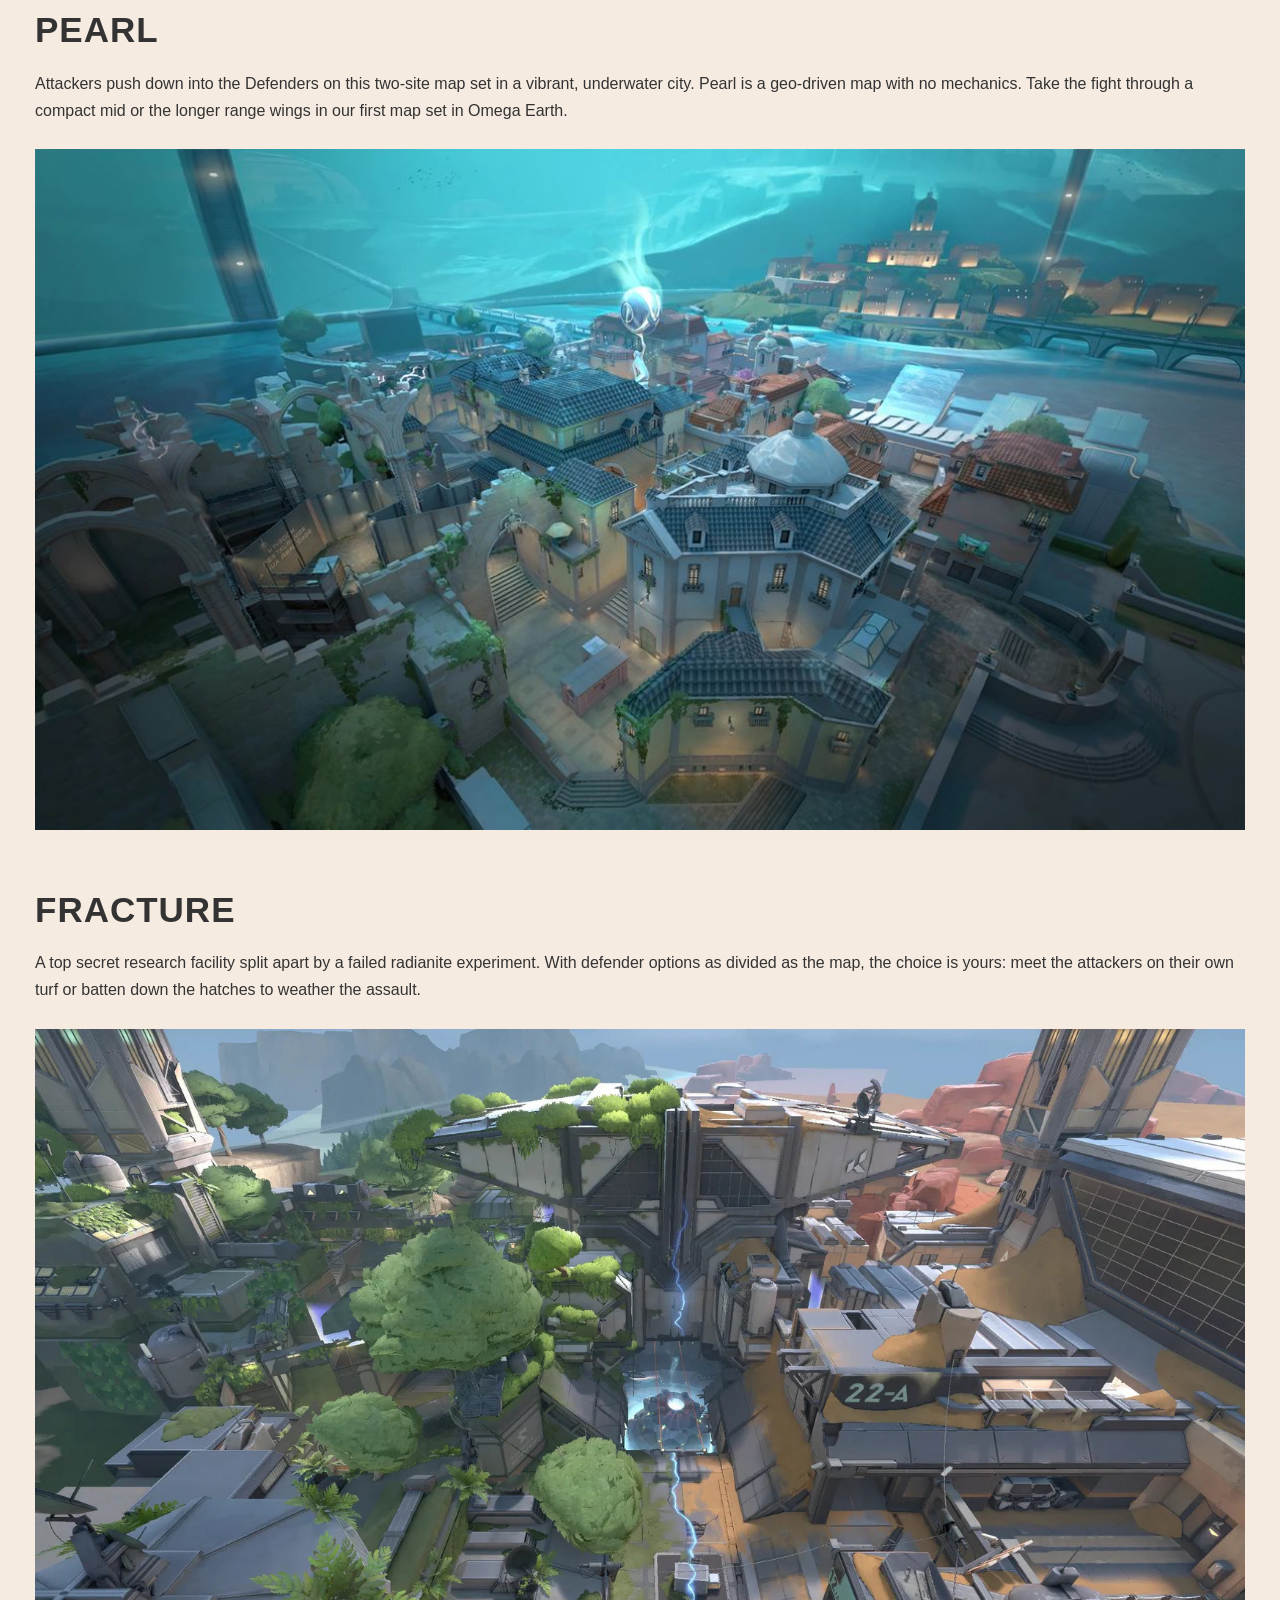
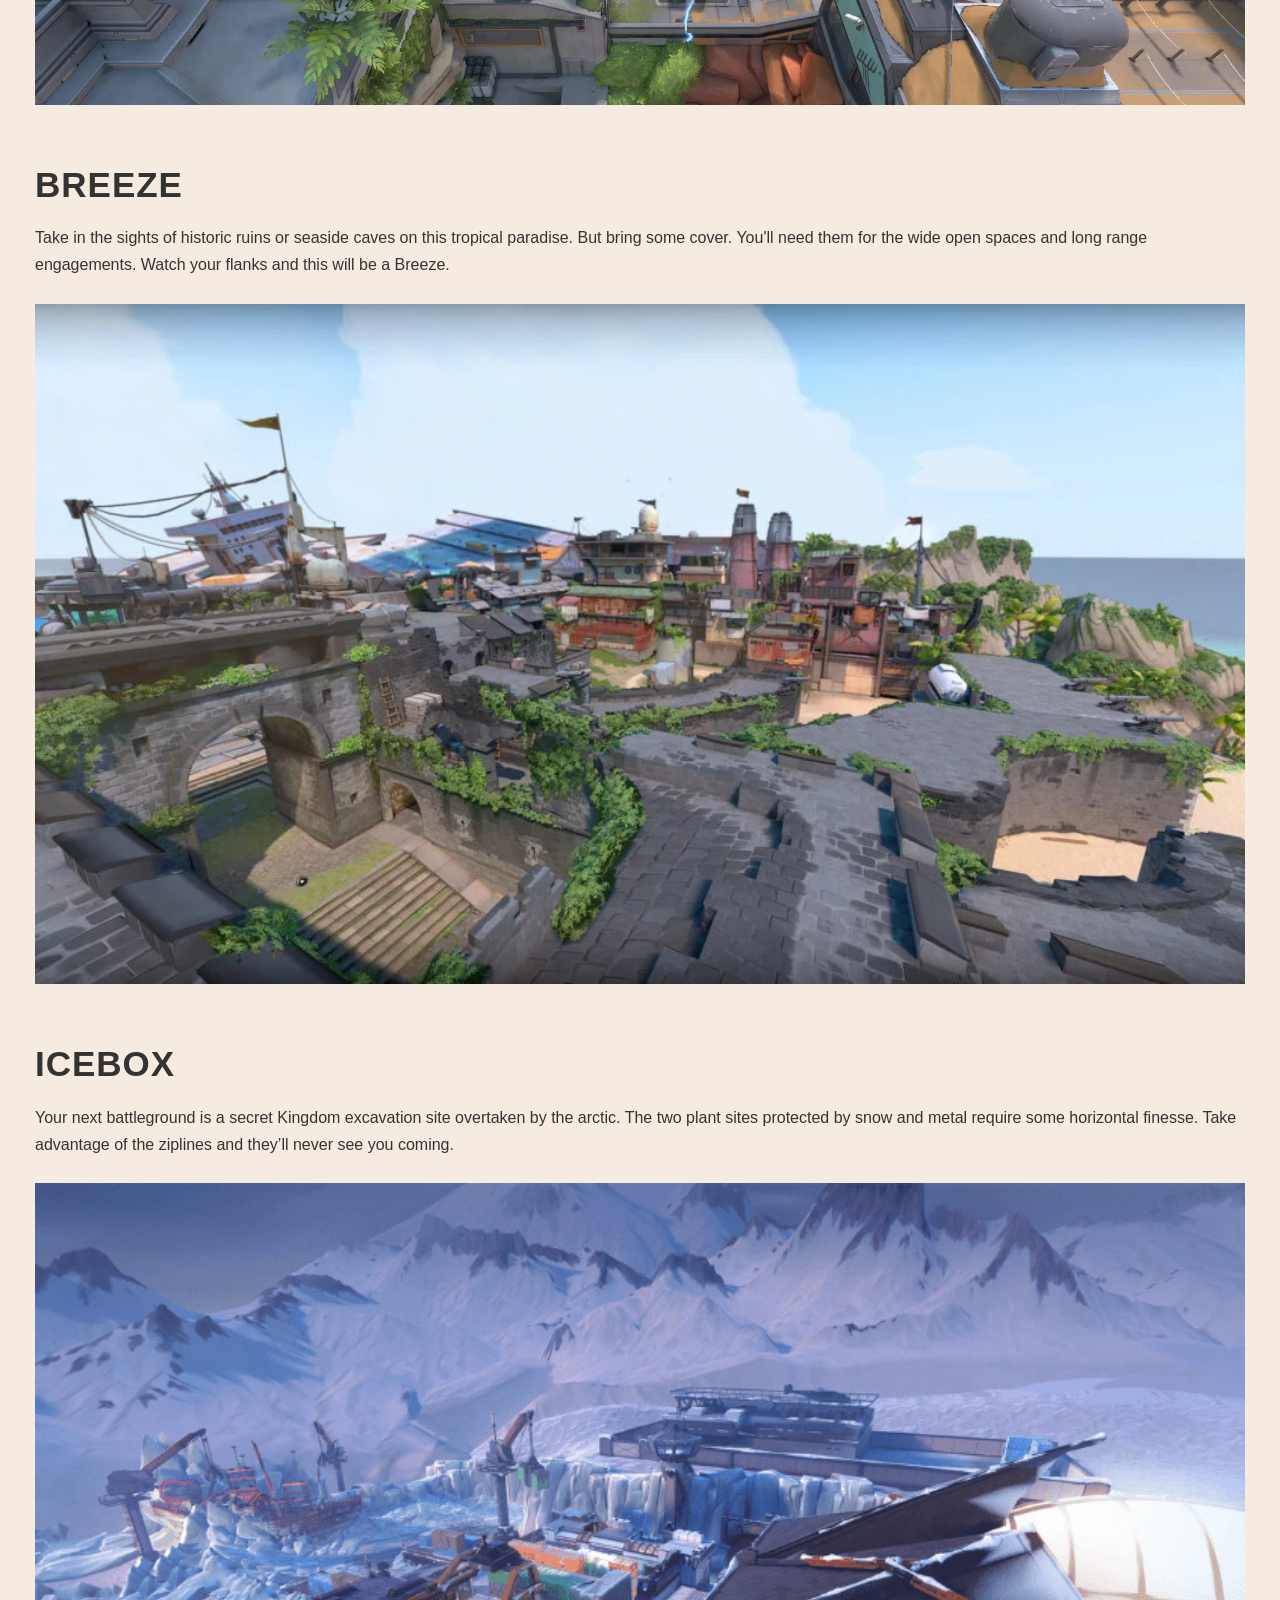
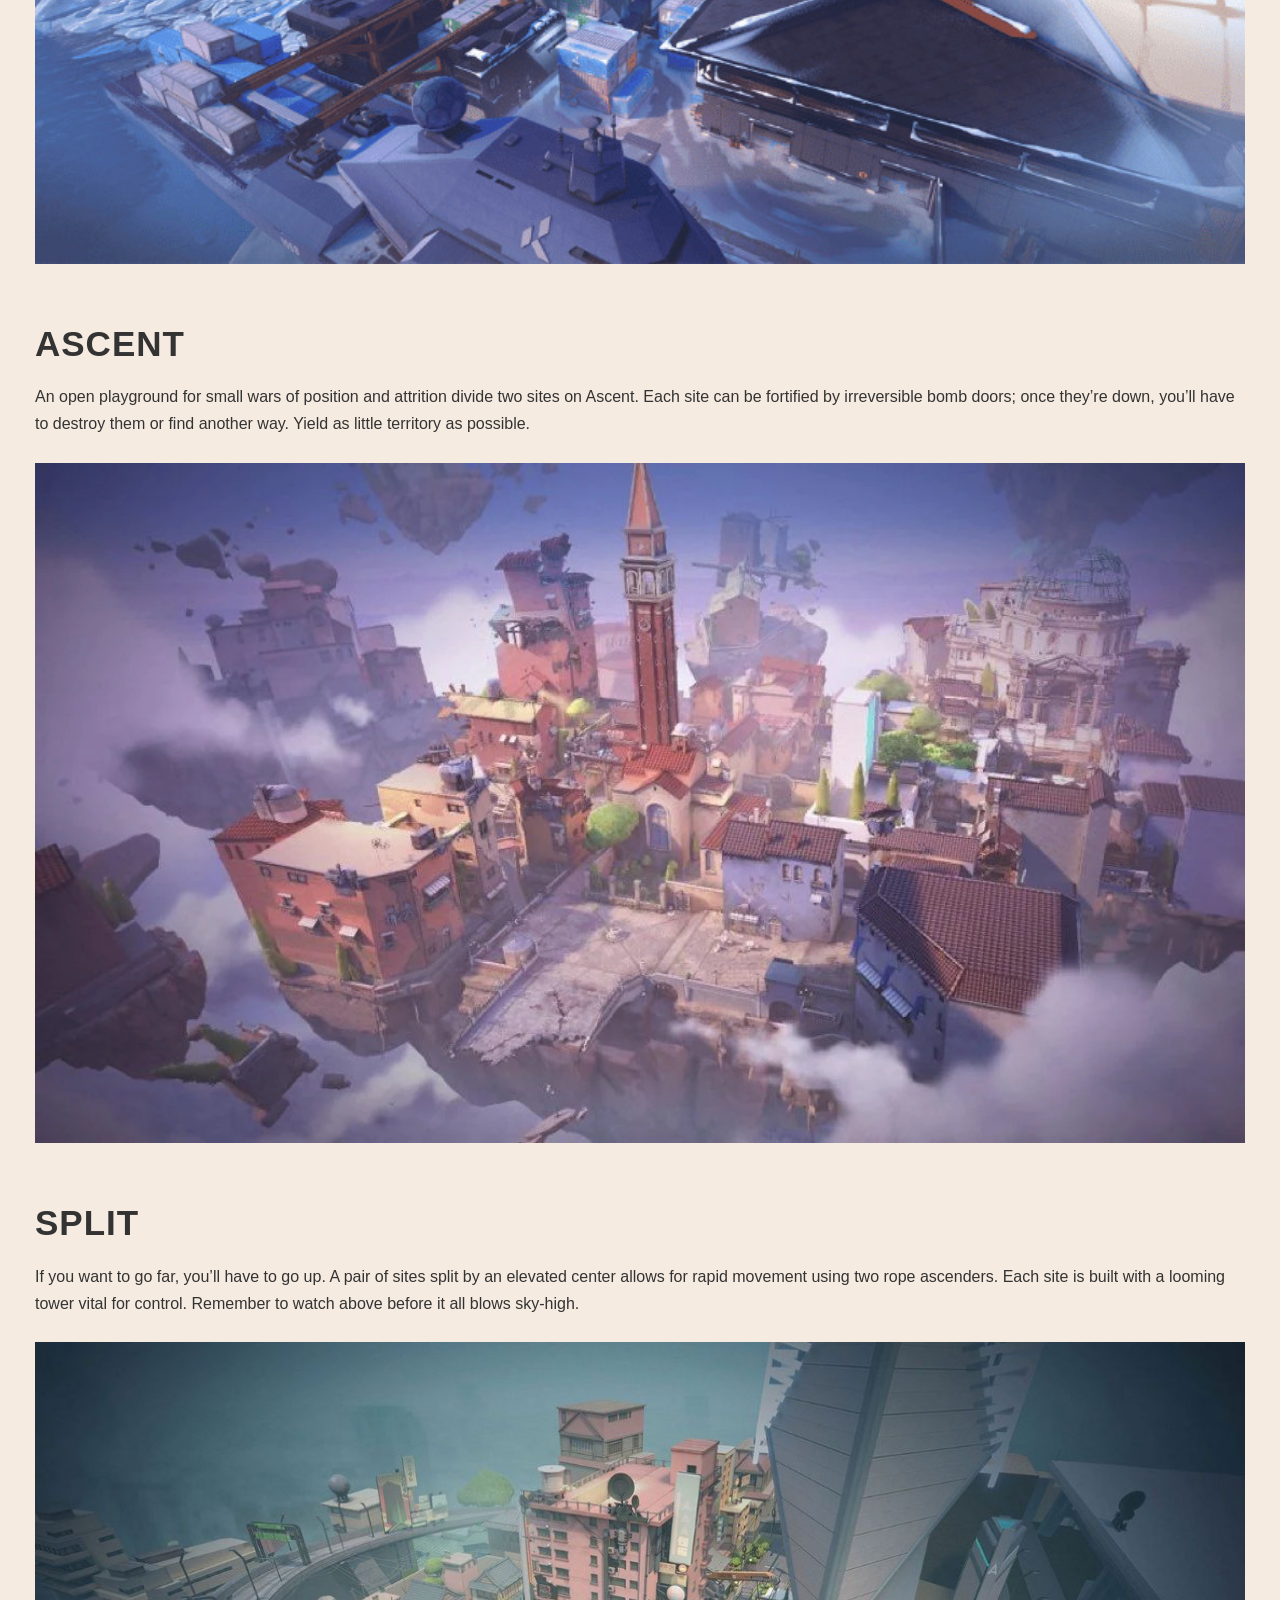
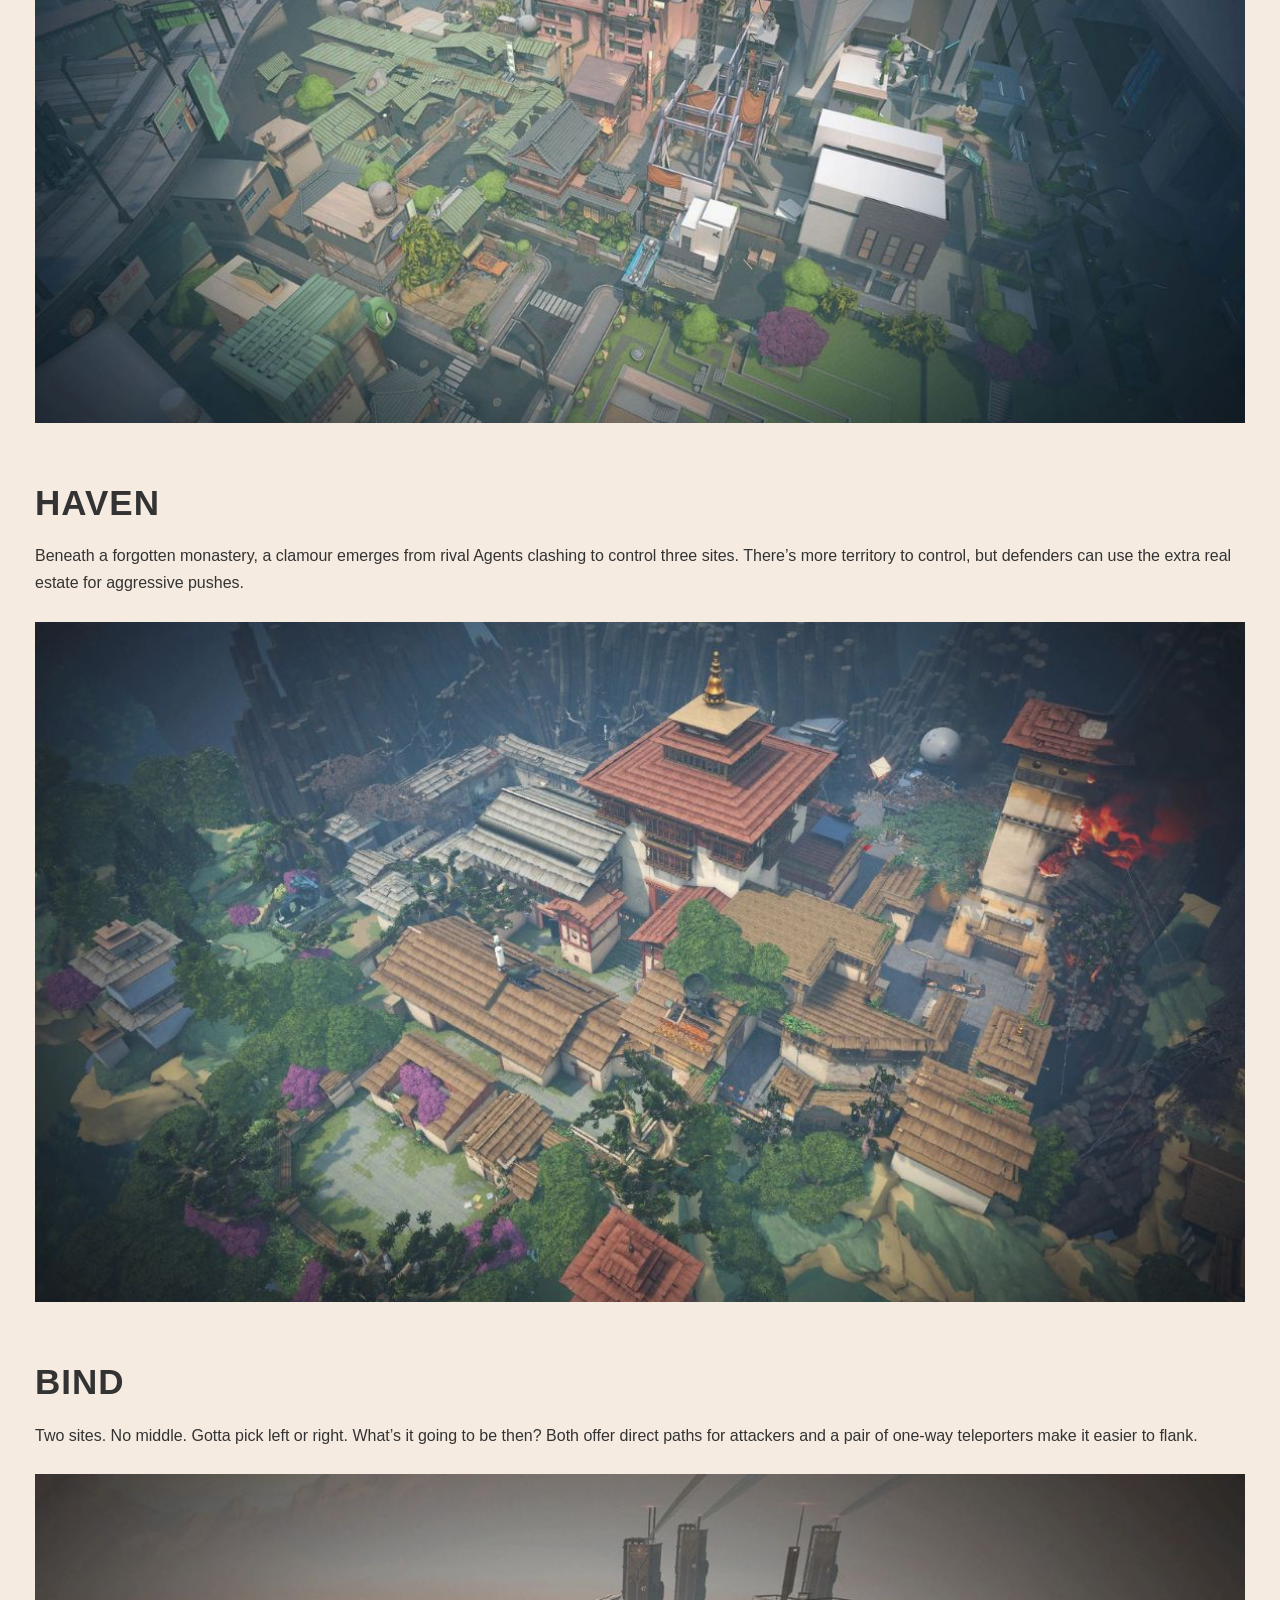
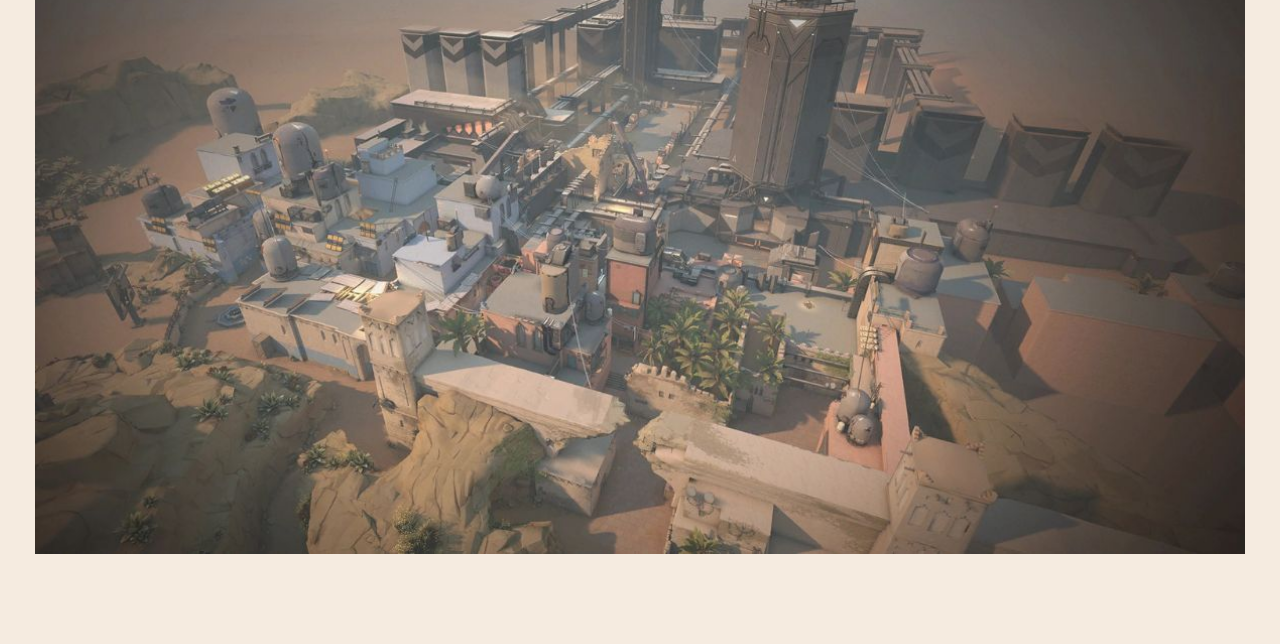
<file: maps.html>
<!DOCTYPE html>
<html lang="en">
<head>
    <meta charset="UTF-8">
    <meta http-equiv="X-UA-Compatible" content="IE=edge">
    <meta name="viewport" content="width=device-width, initial-scale=1.0">
    <title>VALORANT - Maps & Lore</title>
    <link rel="icon" type="image/jpeg" href="images/32.jpg">
    <link rel="stylesheet" href="style.css">
</head>
<body>
  <div class="head">
        <div class="head-banner">
            <div class="text">
                <h1 id="main" style="font-size: 50px; margin: 0;">Valorant</h1>
                <div class="more-select" style="font-size: 25px; font-weight: bold; position: relative; display: inline-block;">
                    <span style="color: #ffffff; cursor: pointer; transition: all 0.2s ease-in-out;"
                    onmouseover="this.style.fontWeight='bold'; this.style.color='#ff4655';" 
                    onmouseout="this.style.fontWeight='normal'; this.style.color='#ffffff';">
                    More ▾
                    </span>
                    <select id="more-pages" class="more-pages" onchange="if (this.value) window.location.href=this.value;"
                        style="position: absolute; top: 0; left: 0; width: 100%; height: 100%; opacity: 0; cursor: pointer;">
                        <option value="">-- Select Page --</option>
                        <option value="index.html">Home</option>
                        <option value="agents.html">Agents Gallery</option>
                        <option value="maps.html">Maps</option>
                    </select>
                </div>
                <div style="margin-top: 5px;">
               <a href="index.html" style="display: inline-block; font-family: 'Impact', 'Arial Black', sans-serif; font-size: 16px; color: #ff4655; text-decoration: none; text-transform: uppercase; letter-spacing: 1px; white-space: nowrap; border: 2px solid #ff4655; padding: 6px 12px; border-radius: 4px; transition: all 0.2s ease;"
                  onmouseover="this.style.backgroundColor='#ff4655'; this.style.color='#ffffff';" 
                  onmouseout="this.style.backgroundColor='transparent'; this.style.color='#ff4655';">
                  Back To Main
               </a>
           </div>
            </div>
            <img src="images/logo.jpg" alt="Logo" class="logo">
        </div>
        <img src="images/valorant.jpg" alt="valorant" style="max-height: 350px; width: auto; object-fit: contain; display: block; flex-shrink: 0;">
    </div>
  <main>
    <div style="margin-bottom: 50px;">
            <h2 style="font-family: 'Impact', 'Arial Black', sans-serif; font-size: 35px; text-transform: uppercase; letter-spacing: 1px; margin-bottom: 10px;">SUMMIT</h2>
            <p>
                Climb onto Summit: home to the most advanced Radiant training academy in all of China. Maximize your strategic potential in a map with massive, droppable walls that change the layout of the battlefield for an entire round.
            </p>
            <img src="images/summit.jpg" alt="summit" style="width: 100%; height: auto; display: block; margin-top: 25px;">
    </div>
    <div style="margin-bottom: 50px;">
            <h2 style="font-family: 'Impact', 'Arial Black', sans-serif; font-size: 35px; text-transform: uppercase; letter-spacing: 1px; margin-bottom: 10px;">CORRODE</h2>
            <p>
                A French castle town turned radianite salt mining facility. Siege your way through medieval streets, exploiting repurposed industrial machinery to battle across layered defenses in this traditional three lane map.
            </p>
            <img src="images/corrode.jpg" alt="corrode" style="width: 100%; height: auto; display: block; margin-top: 25px;">
    </div>
    <div style="margin-bottom: 50px;">
            <h2 style="font-family: 'Impact', 'Arial Black', sans-serif; font-size: 35px; text-transform: uppercase; letter-spacing: 1px; margin-bottom: 10px;">ABYSS</h2>
            <p>
                Gaze into the Abyss, a clandestine base buried deep within an impenetrable and endless chasm. Utilize death drops for clever new utility plays or to invite your enemies to take a plunge. High risk can grant high rewards – you just gotta nail the execution.
            </p>
            <img src="images/abyss.jpg" alt="abyss" style="width: 100%; height: auto; display: block; margin-top: 25px;">
    </div>
    <div style="margin-bottom: 50px;">
            <h2 style="font-family: 'Impact', 'Arial Black', sans-serif; font-size: 35px; text-transform: uppercase; letter-spacing: 1px; margin-bottom: 10px;">SUNSET</h2>
            <p>
                A disaster at a local kingdom facility threatens to engulf the whole neighborhood. Stop at your favorite food truck then fight across the city in this traditional three lane map.
            </p>
            <img src="images/sunset.jpg" alt="sunset" style="width: 100%; height: auto; display: block; margin-top: 25px;">
    </div>
    <div style="margin-bottom: 50px;">
            <h2 style="font-family: 'Impact', 'Arial Black', sans-serif; font-size: 35px; text-transform: uppercase; letter-spacing: 1px; margin-bottom: 10px;">LOTUS</h2>
            <p>
                A mysterious structure housing an astral conduit radiates with ancient power. Great stone doors provide a variety of movement opportunities and unlock the paths to three mysterious sites.
            </p>
            <img src="images/lotus.jpg" alt="lotus" style="width: 100%; height: auto; display: block; margin-top: 25px;">
    </div>
    <div style="margin-bottom: 50px;">
            <h2 style="font-family: 'Impact', 'Arial Black', sans-serif; font-size: 35px; text-transform: uppercase; letter-spacing: 1px; margin-bottom: 10px;">PEARL</h2>
            <p>
                Attackers push down into the Defenders on this two-site map set in a vibrant, underwater city. Pearl is a geo-driven map with no mechanics. Take the fight through a compact mid or the longer range wings in our first map set in Omega Earth.
            </p>
            <img src="images/pearl.jpg" alt="pearl" style="width: 100%; height: auto; display: block; margin-top: 25px;">
    </div>
    <div style="margin-bottom: 50px;">
            <h2 style="font-family: 'Impact', 'Arial Black', sans-serif; font-size: 35px; text-transform: uppercase; letter-spacing: 1px; margin-bottom: 10px;">FRACTURE</h2>
            <p>
                A top secret research facility split apart by a failed radianite experiment. With defender options as divided as the map, the choice is yours: meet the attackers on their own turf or batten down the hatches to weather the assault.
            </p>
            <img src="images/fracture.jpg" alt="fracture" style="width: 100%; height: auto; display: block; margin-top: 25px;">
    </div>
    <div style="margin-bottom: 50px;">
            <h2 style="font-family: 'Impact', 'Arial Black', sans-serif; font-size: 35px; text-transform: uppercase; letter-spacing: 1px; margin-bottom: 10px;">BREEZE</h2>
            <p>
                Take in the sights of historic ruins or seaside caves on this tropical paradise. But bring some cover. You'll need them for the wide open spaces and long range engagements. Watch your flanks and this will be a Breeze.
            </p>
            <img src="images/breeze.jpg" alt="breeze" style="width: 100%; height: auto; display: block; margin-top: 25px;">
    </div>
    <div style="margin-bottom: 50px;">
            <h2 style="font-family: 'Impact', 'Arial Black', sans-serif; font-size: 35px; text-transform: uppercase; letter-spacing: 1px; margin-bottom: 10px;">ICEBOX</h2>
            <p>
                Your next battleground is a secret Kingdom excavation site overtaken by the arctic. The two plant sites protected by snow and metal require some horizontal finesse. Take advantage of the ziplines and they’ll never see you coming.
            </p>
            <img src="images/icebox.jpg" alt="icebox" style="width: 100%; height: auto; display: block; margin-top: 25px;">
    </div>
    <div style="margin-bottom: 50px;">
            <h2 style="font-family: 'Impact', 'Arial Black', sans-serif; font-size: 35px; text-transform: uppercase; letter-spacing: 1px; margin-bottom: 10px;">ASCENT</h2>
            <p>
                An open playground for small wars of position and attrition divide two sites on Ascent. Each site can be fortified by irreversible bomb doors; once they’re down, you’ll have to destroy them or find another way. Yield as little territory as possible.
            </p>
            <img src="images/ascent.jpg" alt="ascent" style="width: 100%; height: auto; display: block; margin-top: 25px;">
    </div>
    <div style="margin-bottom: 50px;">
            <h2 style="font-family: 'Impact', 'Arial Black', sans-serif; font-size: 35px; text-transform: uppercase; letter-spacing: 1px; margin-bottom: 10px;">SPLIT</h2>
            <p>
                If you want to go far, you’ll have to go up. A pair of sites split by an elevated center allows for rapid movement using two rope ascenders. Each site is built with a looming tower vital for control. Remember to watch above before it all blows sky-high.
            </p>
            <img src="images/split.jpg" alt="split" style="width: 100%; height: auto; display: block; margin-top: 25px;">
    </div>
    <div style="margin-bottom: 50px;">
            <h2 style="font-family: 'Impact', 'Arial Black', sans-serif; font-size: 35px; text-transform: uppercase; letter-spacing: 1px; margin-bottom: 10px;">HAVEN</h2>
            <p>
                Beneath a forgotten monastery, a clamour emerges from rival Agents clashing to control three sites. There’s more territory to control, but defenders can use the extra real estate for aggressive pushes.
            </p>
            <img src="images/haven.jpg" alt="haven" style="width: 100%; height: auto; display: block; margin-top: 25px;">
    </div>
    <div style="margin-bottom: 50px;">
            <h2 style="font-family: 'Impact', 'Arial Black', sans-serif; font-size: 35px; text-transform: uppercase; letter-spacing: 1px; margin-bottom: 10px;">BIND</h2>
            <p>
                Two sites. No middle. Gotta pick left or right. What’s it going to be then? Both offer direct paths for attackers and a pair of one-way teleporters make it easier to flank.
            </p>
            <img src="images/bind.jpg" alt="bind" style="width: 100%; height: auto; display: block; margin-top: 25px;">
    </div>
  </main>
</body>
</html>
</file>
<file: style.css>
* {
    margin: 0;
    padding: 0;
    box-sizing: border-box;
}
html, body {
    background-color: #f5ebe0; 
    color: #333333;
    font-family: Arial, sans-serif;
    width: 100%;
    line-height: 1.7; 
}
.head {
    display: flex;
    align-items: stretch;
    justify-content: flex-start;
    gap: 30px;
    background-color: #000000;
    color: #ffffff;
    padding: 20px 35px;
    width: 100%;
}
.head-banner {
    display: flex;
    flex-direction: column;
    gap: 17px;
    flex-shrink: 0;
}
.text {
    display: flex;
    align-items: baseline;
    gap: 45px;
}
h1 {
    font-size: 50px;
}
.more-select {
    font-size: 25px;
    font-weight: bold;
}
.more-pages {
    padding: 5px;
    font-size: 14px;
    cursor: pointer;
    margin-left: 10px;
}
.logo {
    width: 280px;
    height: auto;
    object-fit: contain;
    align-self: flex-start;
    margin-top: 25px;
}
main {
    width: 100%;
    padding: 40px 35px;
}
main div {
    margin-bottom: 28px;
}
main ul {
    padding-left: 35px;
    margin-top: 10px;
    margin-bottom: 15px;
}
.img-container {
    overflow: hidden;
    width: 100%;
}
.img-container img {
    transition: transform 0.5s ease;
    display: block;
    width: 100%;
}
.agent-card:hover .img-container img {
    transform: scale(1.08);
}
</file>
